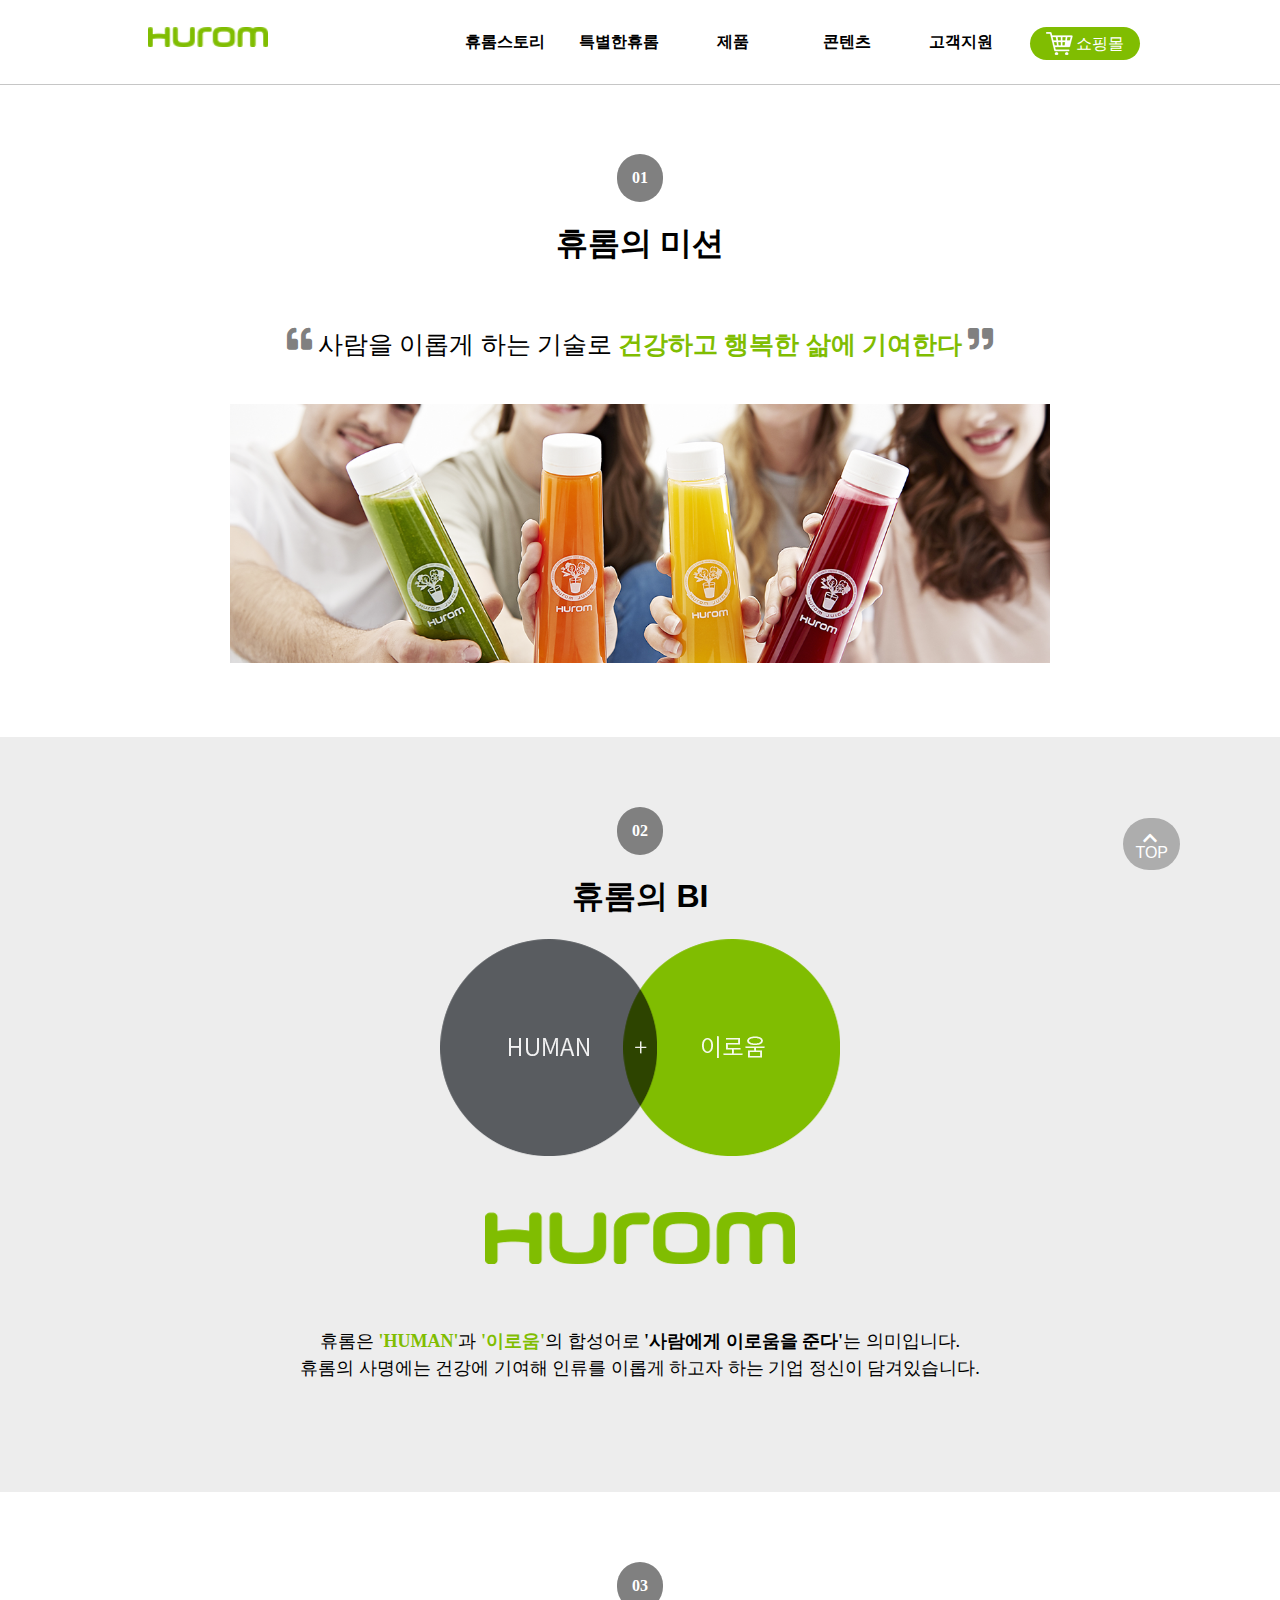
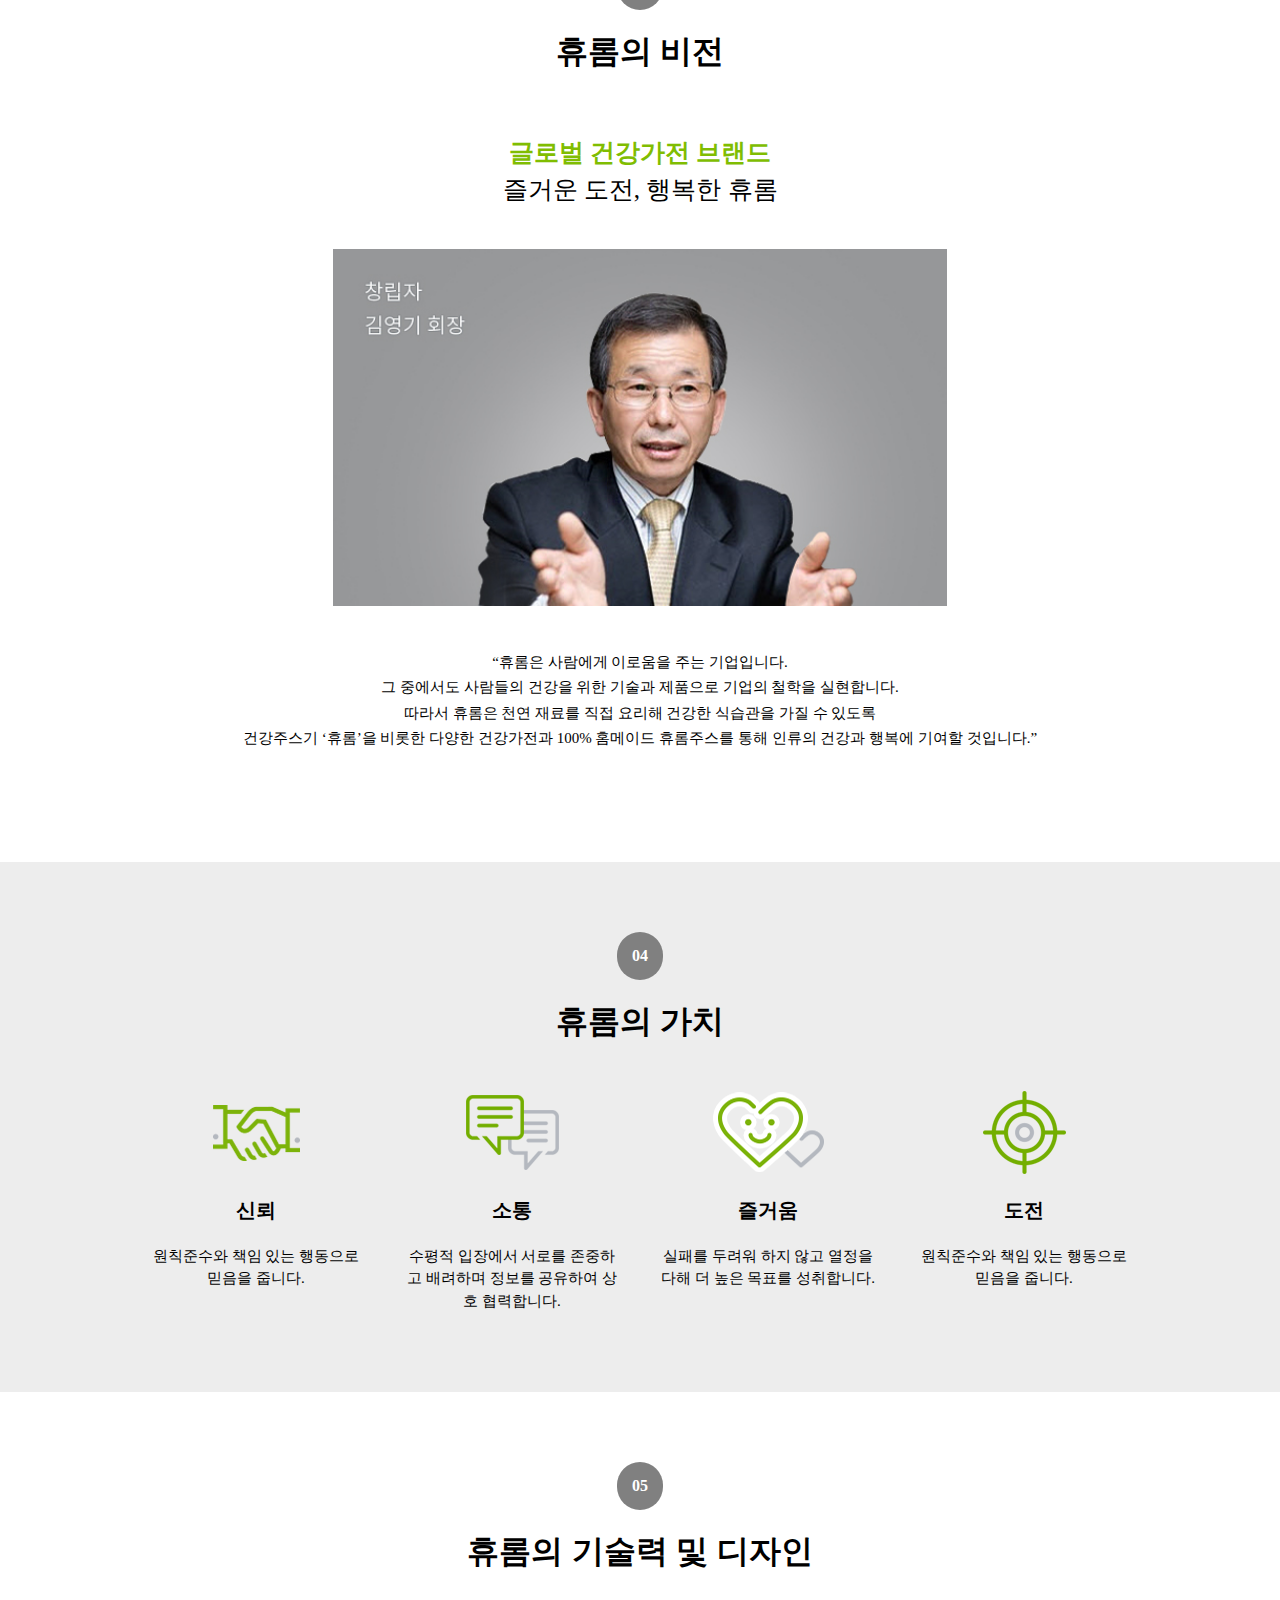
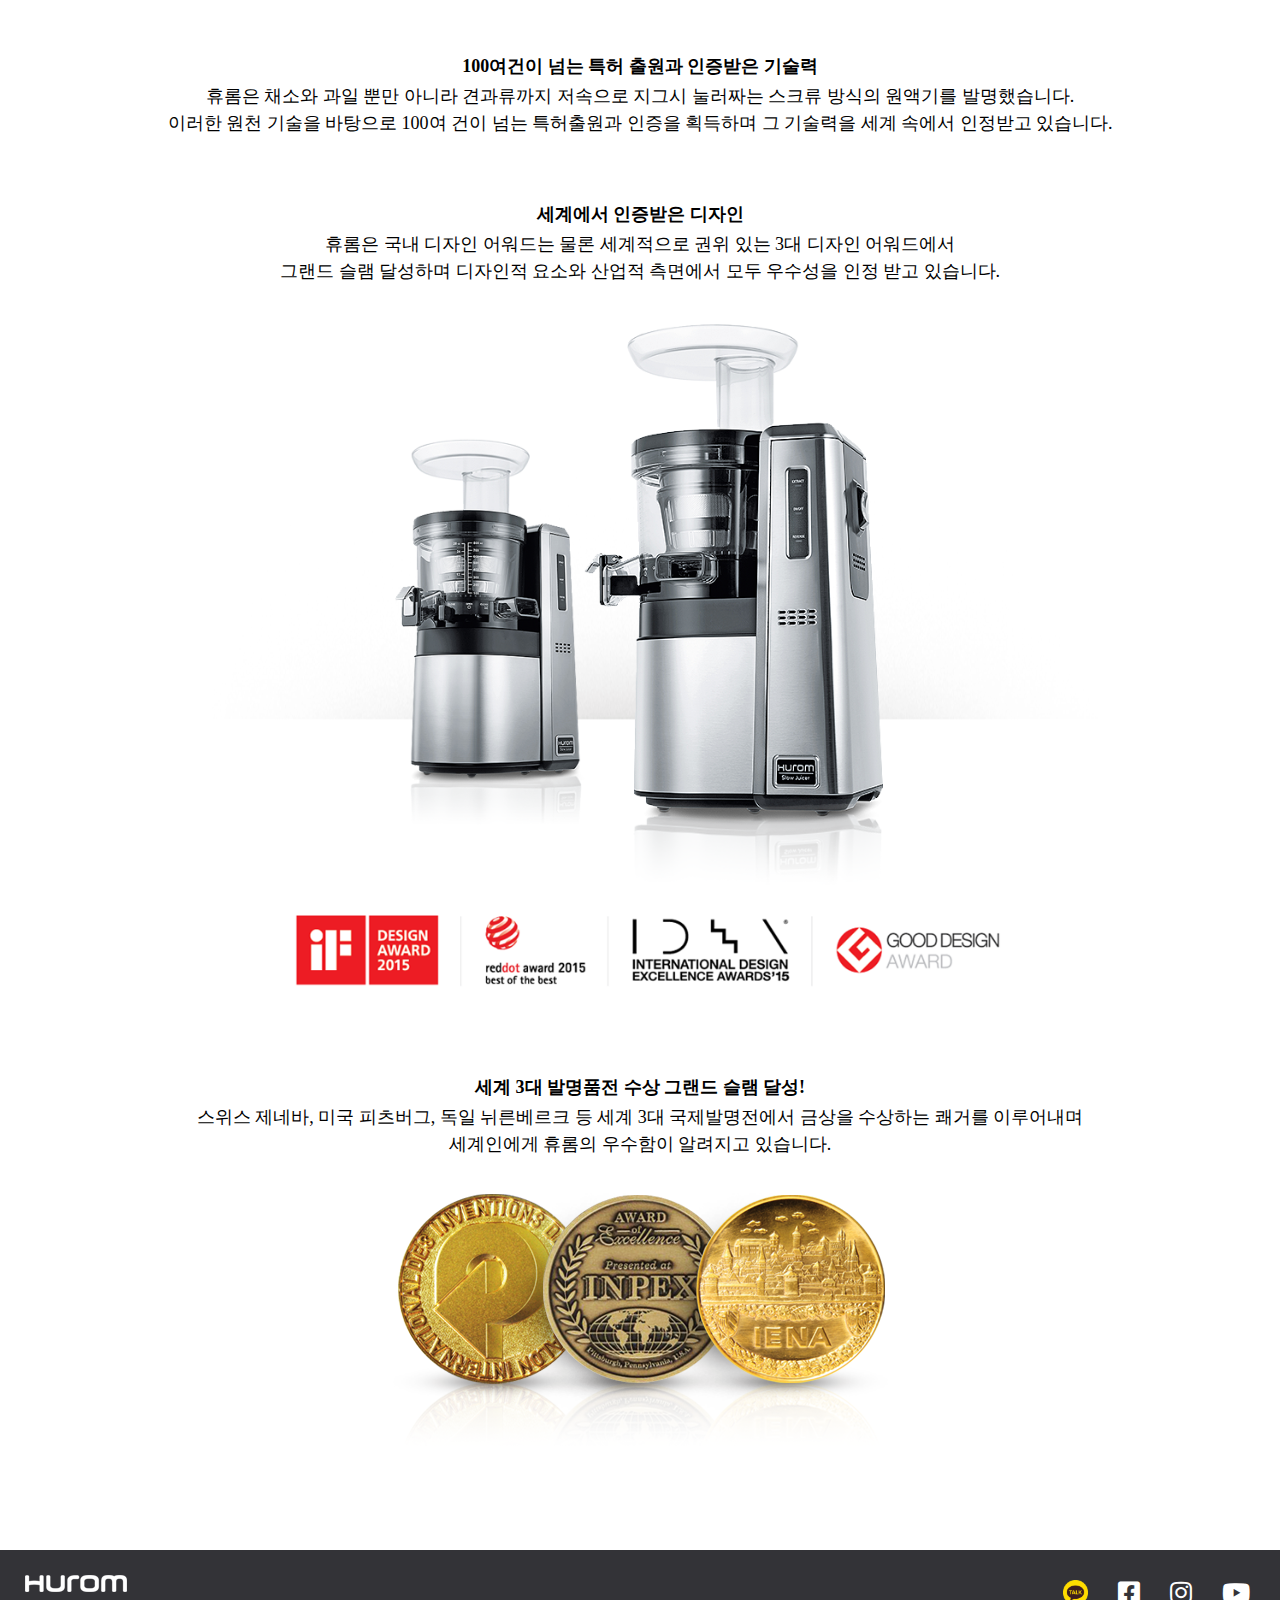
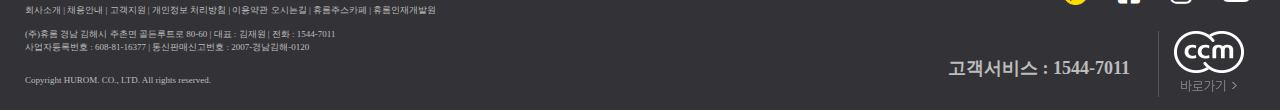
<file: 1-1.html>
<!DOCTYPE html>
<html lang="en">
<head>
    <meta charset="UTF-8">
    <title>HUROM 회사소개</title>
    <meta name="viewport" content="width=device-width, initial-scale=1.0" />
    <link rel="stylesheet" href="https://cdnjs.cloudflare.com/ajax/libs/font-awesome/5.13.0/css/all.min.css" />
    
    <link rel="stylesheet" href="Basic/reset.css">
    <link rel="stylesheet" href="index.css">
    <link rel="stylesheet" href="1-1.css">
    
    <script src="Basic/jquery-3.4.1.min.js"></script>
    <script src="Basic/jquery-ui.min.js"></script>
    <script src="Basic/jquery-ui-1.10.3.custom.min.js"></script>
    
    <script>
        $(document).ready(function(){
            $("#top_menu").load("header.html");
            $("#footer").load("footer.html");
        });
    </script>
</head>

<body>
    <div id="head">
        <div id="header" class="box">
            <div id="top_menu"></div>
        </div>
    </div>
    <div id="section">
        <div id="article1">
            <div id="article_box1" class="article_box">
                <div>01</div>
                <h1>휴롬의 미션</h1>
                <p><i class="fas fa-quote-left fa-x"></i> 사람을 이롭게 하는 기술로 <strong>건강하고 행복한 삶에 기여한다</strong> <i class="fas fa-quote-right"></i></p>
                <div><img src="image_sub/sub_1-1.png" alt="휴롬의 미션 이미지"></div>
                
            </div>
        </div>
        <div id="article2">
            <div id="article_box2" class="article_box">
               <div>02</div>
                <h1>휴롬의 BI</h1>
                <div><img src="image_sub/sub_1-2.png" alt="휴롬의 BI 이미지"></div>
                <p>휴롬은 <strong>'HUMAN'</strong>과 <strong>'이로움'</strong>의 합성어로 <b>'사람에게 이로움을 준다'</b>는 의미입니다.<br>휴롬의 사명에는 건강에 기여해 인류를 이롭게 하고자 하는 기업 정신이 담겨있습니다.</p>
            </div>
        </div>
        <div id="article3">
            <div id="article_box3" class="article_box">
               <div>03</div>
                <h1>휴롬의 비전</h1>
                <p><strong>글로벌 건강가전 브랜드</strong><br>즐거운 도전, 행복한 휴롬</p>
                <div><img src="image_sub/sub_1-3.jpg" alt="휴롬의 비전 이미지"></div>
                <p>“휴롬은 사람에게 이로움을 주는 기업입니다.<br>
                그 중에서도 사람들의 건강을 위한 기술과 제품으로 기업의 철학을 실현합니다.<br>
                따라서 휴롬은 천연 재료를 직접 요리해 건강한 식습관을 가질 수 있도록<br>
                건강주스기 ‘휴롬’을 비롯한 다양한 건강가전과 100% 홈메이드 휴롬주스를 통해 인류의 건강과 행복에 기여할 것입니다.”<br></p> 
            </div>
        </div>
        <div id="article4">
            <div id="article_box4" class="article_box">
               <div>04</div>
                <h1>휴롬의 가치</h1>
                <ul>
                    <li>
                        <img src="image_sub/sub_1-4-1.png" alt="신뢰">
                        <p><strong>신뢰</strong></p>
                        <p>원칙준수와 책임 있는 행동으로 믿음을 줍니다.</p>
                    </li>
                    <li>
                        <img src="image_sub/sub_1-4-2.png" alt="소통">
                        <p><strong>소통</strong></p>
                        <p>수평적 입장에서 서로를 존중하고 배려하며 정보를 공유하여 상호 협력합니다.</p>
                    </li>
                    <li>
                        <img src="image_sub/sub_1-4-3.png" alt="즐거움">
                        <p><strong>즐거움</strong></p>
                        <p>실패를 두려워 하지 않고 열정을 다해 더 높은 목표를 성취합니다.</p>
                    </li>
                    <li>
                        <img src="image_sub/sub_1-4-4.png" alt="도전">
                        <p><strong>도전</strong></p>
                        <p>원칙준수와 책임 있는 행동으로 믿음을 줍니다.</p>
                    </li>
                </ul>
            </div>
        </div>
        <div id="article5">
            <div id="article_box5" class="article_box">
                <div>05</div>
                <h1>휴롬의 기술력 및 디자인</h1>
                <ul>
                    <li>
                        <strong>100여건이 넘는 특허 출원과 인증받은 기술력</strong>
                        <p>휴롬은 채소와 과일 뿐만 아니라 견과류까지 저속으로 지그시 눌러짜는 스크류 방식의 원액기를 발명했습니다.<br>이러한 원천 기술을 바탕으로 100여 건이 넘는 특허출원과 인증을 획득하며 그 기술력을 세계 속에서 인정받고 있습니다.</p>
                    </li>
                    <li>
                        <strong>세계에서 인증받은 디자인</strong>
                        <p>휴롬은 국내 디자인 어워드는 물론 세계적으로 권위 있는 3대 디자인 어워드에서<br>그랜드 슬램 달성하며 디자인적 요소와 산업적 측면에서 모두 우수성을 인정 받고 있습니다.</p>
                    </li>
                    <li><img src="image_sub/sub_1-5-1.png" alt="휴롬의 기술력 및 디자인 이미지"></li>
                    <li>
                        <strong>세계 3대 발명품전 수상 그랜드 슬램 달성!</strong>
                        <p>스위스 제네바, 미국 피츠버그, 독일 뉘른베르크 등 세계 3대 국제발명전에서 금상을 수상하는 쾌거를 이루어내며<br> 세계인에게 휴롬의 우수함이 알려지고 있습니다.</p>
                    </li>
                    <li><img src="image_sub/sub_1-5-2.png" alt="휴롬의 기술력 및 디자인 이미지"></li> 
                </ul>
            </div>
        </div>
    </div>
    
    <div id="top"><i class="fas fa-chevron-up"></i><br><span>TOP</span></div>
    
    <div id="last">
        <div id="lastbox" class="box">
            <div id="footer"></div>
        </div>
    </div>
</body>
</html>
</file>
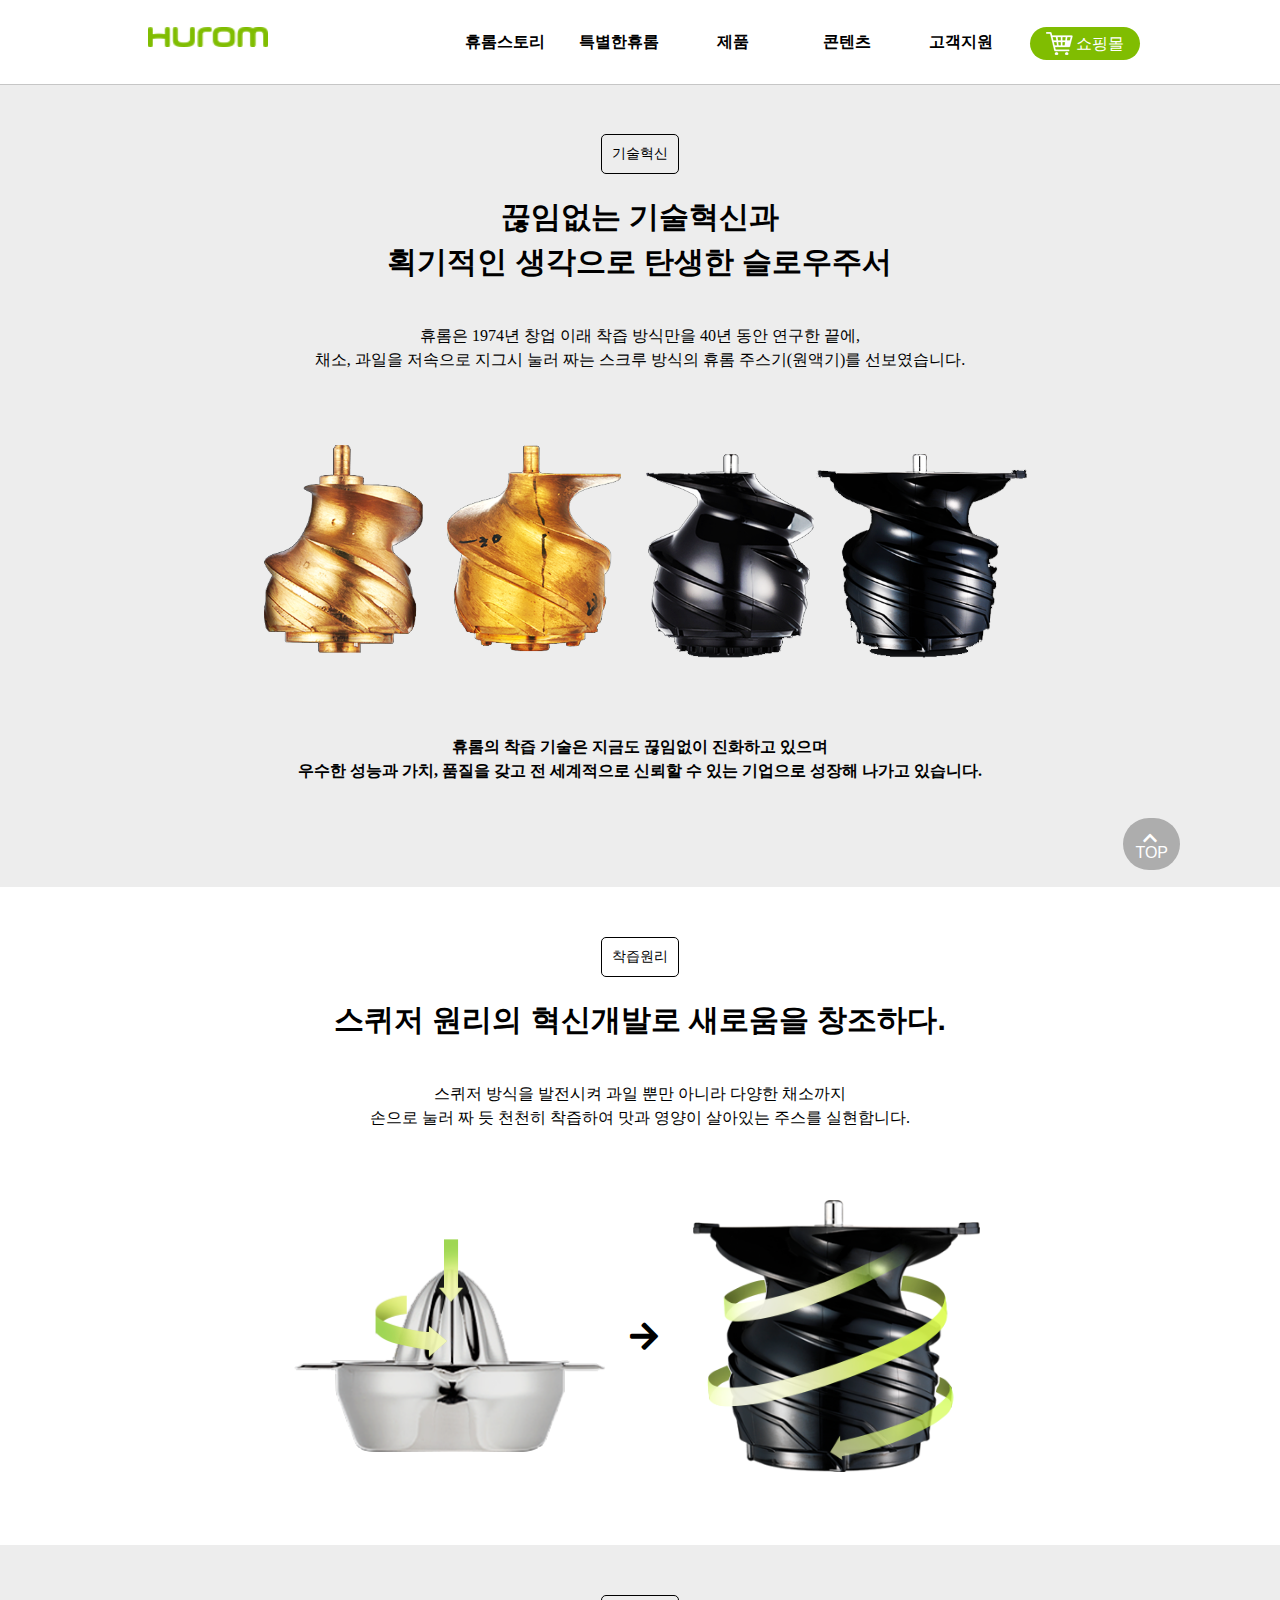
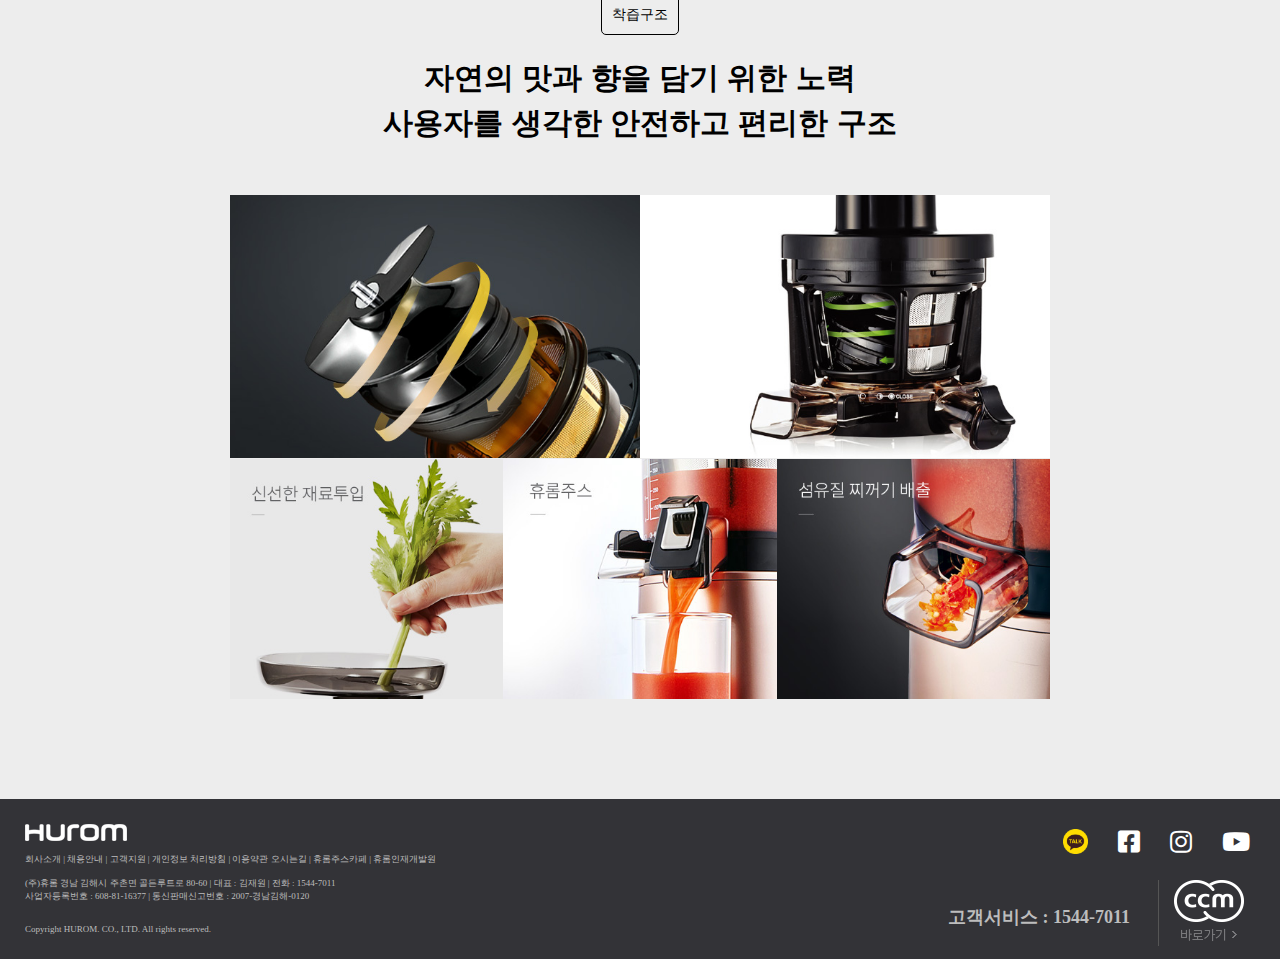
<file: 2-1.html>
<!DOCTYPE html>
<html lang="en">
<head>
    <meta charset="UTF-8">
    <title>HUROM 휴롬의 기술</title>
    <meta name="viewport" content="width=device-width, initial-scale=1.0" />
    <link rel="stylesheet" href="https://cdnjs.cloudflare.com/ajax/libs/font-awesome/5.13.0/css/all.min.css" />
    
    <link rel="stylesheet" href="Basic/reset.css">
    <link rel="stylesheet" href="index.css">
    <link rel="stylesheet" href="2-1.css">
    
    <script src="Basic/jquery-3.4.1.min.js"></script>
    <script src="Basic/jquery-ui.min.js"></script>
    <script src="Basic/jquery-ui-1.10.3.custom.min.js"></script>
    
    <script>
        $(document).ready(function(){
            $("#top_menu").load("header.html");
            $("#footer").load("footer.html");
        });
    </script>
</head>

<body>
    <div id="head">
        <div id="header" class="box">
            <div id="top_menu"></div>
        </div>
    </div>
    <div id="section">
        <div id="article1">
            <div class="article_box">
                <div>기술혁신</div>
                <div>끊임없는 기술혁신과<br>획기적인 생각으로 탄생한 슬로우주서</div>
                <div>휴롬은 1974년 창업 이래 착즙 방식만을 40년 동안 연구한 끝에,<br>
                채소, 과일을 저속으로 지그시 눌러 짜는 스크루 방식의 휴롬 주스기(원액기)를 선보였습니다.</div>
                <div><img src="image_sub/sub_2-1.png" alt="휴롬 기술혁신 이미지"></div>
                <div>휴롬의 착즙 기술은 지금도 끊임없이 진화하고 있으며<br>
                우수한 성능과 가치, 품질을 갖고 전 세계적으로 신뢰할 수 있는 기업으로 성장해 나가고 있습니다.</div>
            </div>
        </div>
        <div id="article2">
            <div class="article_box">
                <div>착즙원리</div>
                <div>스퀴저 원리의 혁신개발로 새로움을 창조하다.</div>
                <div>스퀴저 방식을 발전시켜 과일 뿐만 아니라 다양한 채소까지<br>손으로 눌러 짜 듯 천천히 착즙하여 맛과 영양이 살아있는 주스를 실현합니다.</div>
                <div>
                    <img src="image_sub/sub_2-2-1.png" alt="휴롬 착즙원리 이미지">
                    <i class="fas fa-arrow-right fa-2x" ></i>
                    <img src="image_sub/sub_2-2-2.png" alt="휴롬 착즙원리 이미지">
                </div>
            </div>
        </div>
        <div id="article3">
            <div class="article_box">
                <div>착즙구조</div>
                <div>자연의 맛과 향을 담기 위한 노력<br>사용자를 생각한 안전하고 편리한 구조</div>
                <div id="article_image">
                    <div class="image_box">
                        <ul>
                            <li><img src="image_sub/sub_2-3-1.jpg" alt="휴롬 착즙구조 이미지"></li>
                            <li><img src="image_sub/sub_2-3-2.jpg" alt="휴롬 착즙구조 이미지"></li>
                        </ul>
                    </div>
                    <div class="image_box">
                        <ul>
                            <li><img src="image_sub/sub_2-3-3.jpg" alt="휴롬 신선한 재료투입"></li>
                            <li><img src="image_sub/sub_2-3-4.jpg" alt="휴롬 휴롬주스"></li>
                            <li><img src="image_sub/sub_2-3-5.jpg" alt="휴롬 섬유질찌꺼기 배출"></li>
                        </ul>
                    </div>
                </div>
            </div>
        </div>
    </div>
    
    <div id="top"><i class="fas fa-chevron-up"></i><br><span>TOP</span></div>

    <div id="last">
        <div id="lastbox" class="box">
            <div id="footer"></div>
        </div>
    </div>
</body>
</html>
</file>
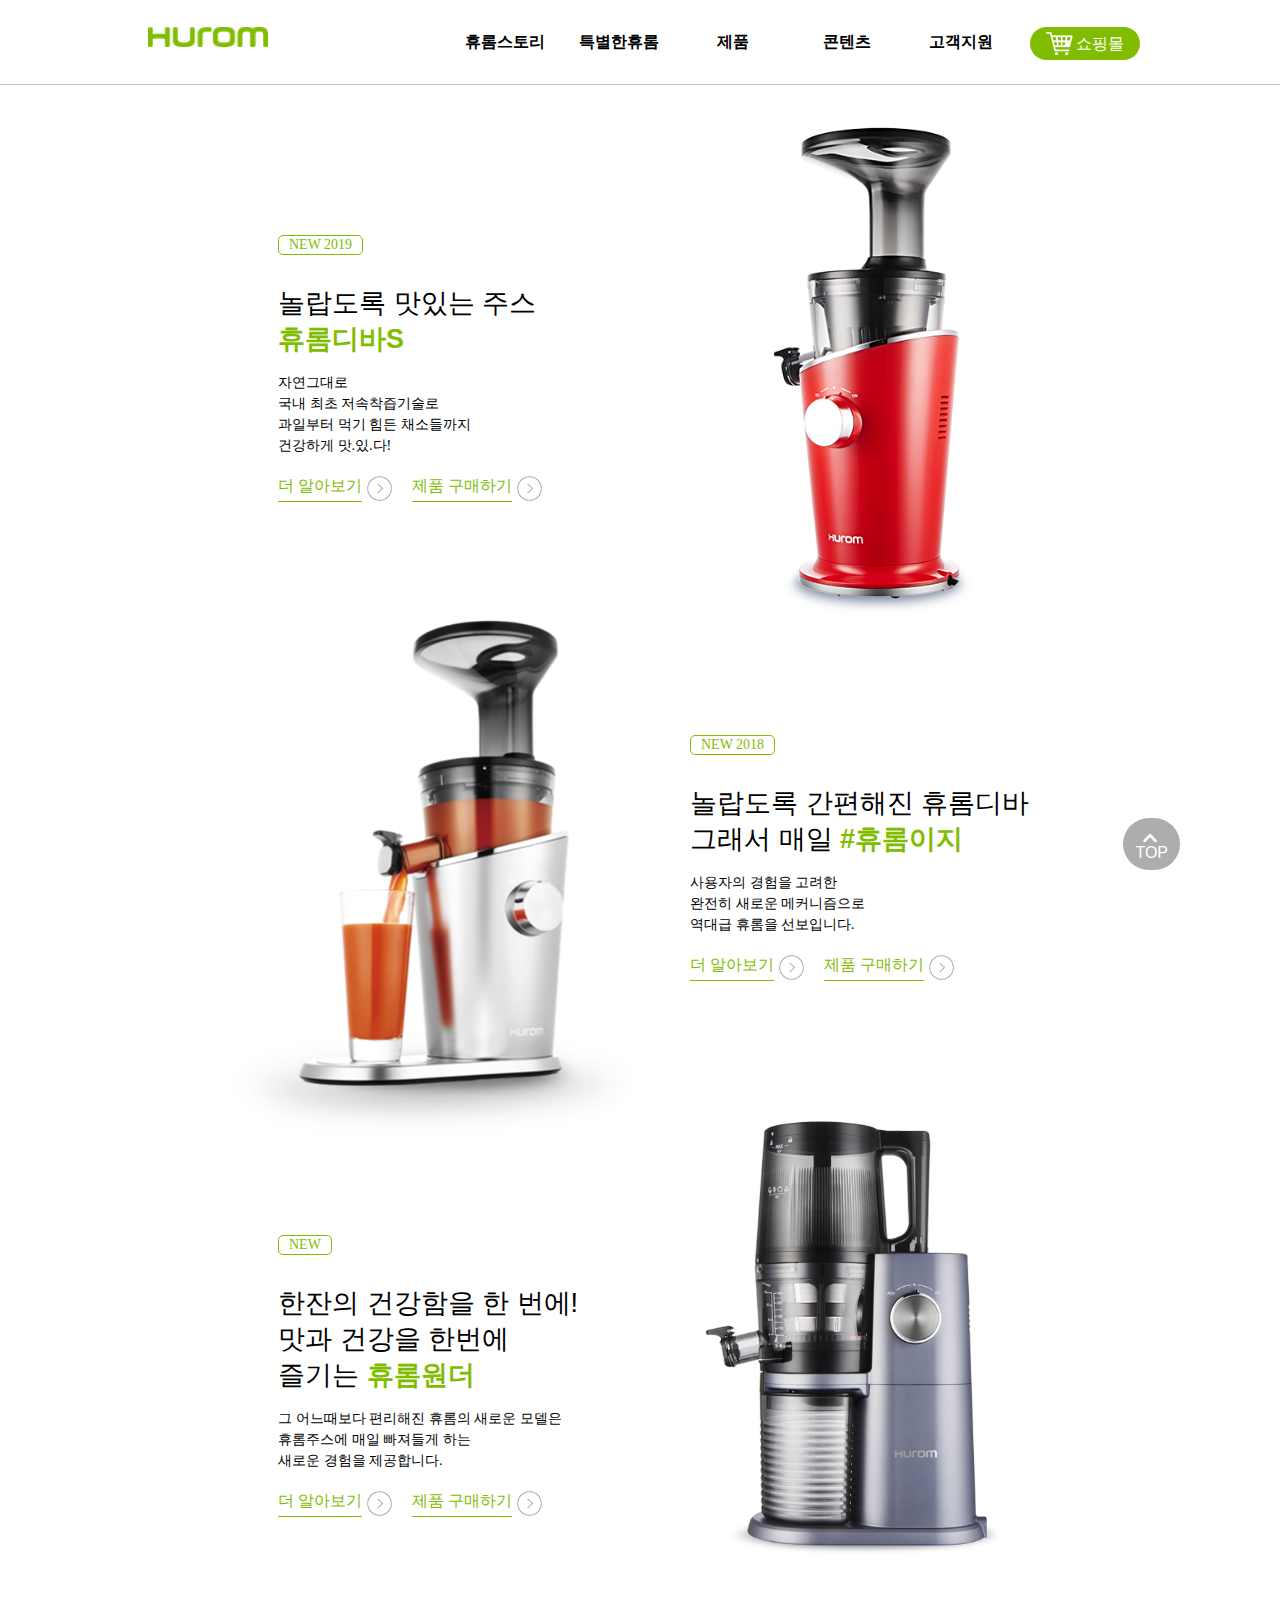
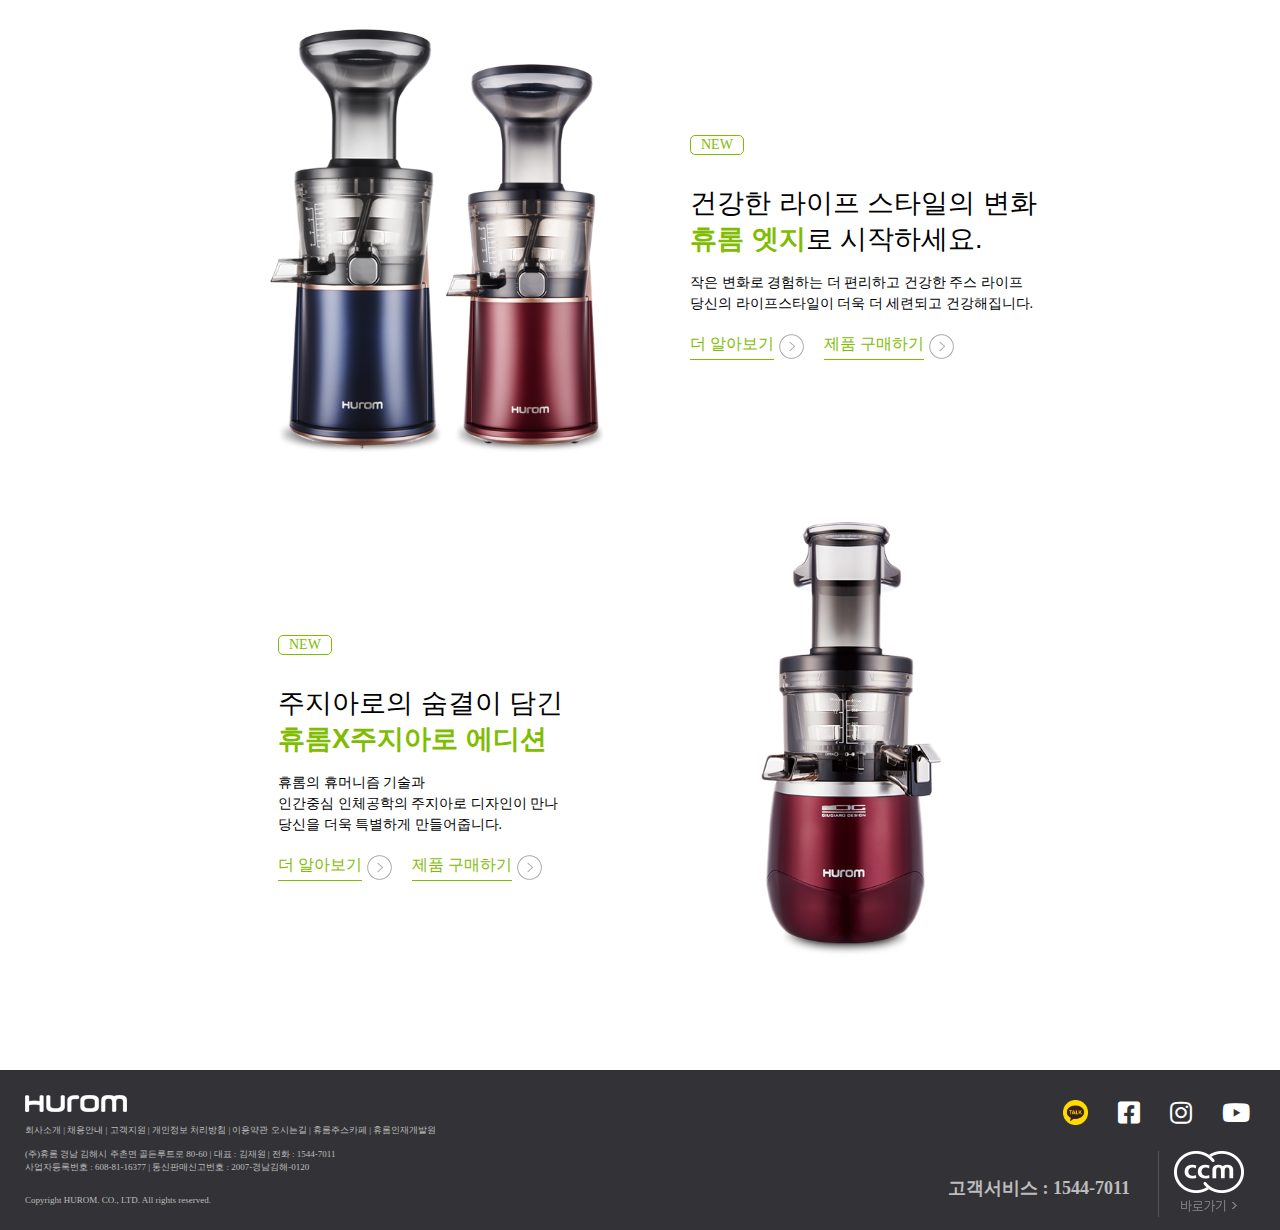
<file: 3-1.html>
<!DOCTYPE html>
<html lang="en">
<head>
    <meta charset="UTF-8">
    <title>HUROM 휴롬원액기</title>
    <meta name="viewport" content="width=device-width, initial-scale=1.0" />
    <link rel="stylesheet" href="https://cdnjs.cloudflare.com/ajax/libs/font-awesome/5.13.0/css/all.min.css" />
    
    <link rel="stylesheet" href="Basic/reset.css">
    <link rel="stylesheet" href="index.css">
    <link rel="stylesheet" href="3-1.css">
    
    <script src="Basic/jquery-3.4.1.min.js"></script>
    <script src="Basic/jquery-ui.min.js"></script>
    <script src="Basic/jquery-ui-1.10.3.custom.min.js"></script>
    
    <script>
        $(document).ready(function(){
            $("#top_menu").load("header.html");
            $("#footer").load("footer.html");
        });
    </script>
</head>

<body>
    <div id="head">
        <div id="header" class="box">
            <div id="top_menu"></div>
        </div>
    </div>
    
    <div id="section">
        <div class="txt">
            <div>NEW 2019</div>
            <div><h1>놀랍도록 맛있는 주스<br><strong>휴롬디바S</strong></h1></div>
            <div>자연그대로<br>국내 최초 저속착즙기술로<br>과일부터 먹기 힘든 채소들까지<br>건강하게 맛.있.다!</div>
            <ul>
                <li><a href="javascript:;">더 알아보기<span>버튼1</span></a></li>
                <li><a href="javascript:;">제품 구매하기<span>버튼1</span></a></li>
            </ul>
        </div>
        <div><img src="image_sub/sub_3-1.png" alt="휴롬디바S"></div>
        
        <div><img src="image_sub/sub_3-2.png" alt="휴롬이지"></div>
        <div class="txt">
            <div>NEW 2018</div>
            <div><h1>놀랍도록 간편해진 휴롬디바<br>그래서 매일 <strong>#휴롬이지</strong></h1></div>
            <div>사용자의 경험을 고려한<br>완전히 새로운 메커니즘으로<br>역대급 휴롬을 선보입니다.</div>
            <ul>
                <li><a href="javascript:;">더 알아보기<span>버튼1</span></a></li>
                <li><a href="javascript:;">제품 구매하기<span>버튼1</span></a></li>
            </ul>
        </div>
        
        <div class="txt">
            <div>NEW</div>
            <div><h1>한잔의 건강함을 한 번에!<br>맛과 건강을 한번에<br>즐기는 <strong>휴롬원더</strong></h1></div>
            <div>그 어느때보다 편리해진 휴롬의 새로운 모델은<br>휴롬주스에 매일 빠져들게 하는<br>새로운 경험을 제공합니다.</div>
            <ul>
                <li><a href="javascript:;">더 알아보기<span>버튼1</span></a></li>
                <li><a href="javascript:;">제품 구매하기<span>버튼1</span></a></li>
            </ul>
        </div>
        <div><img src="image_sub/sub_3-3.png" alt="휴롬원더"></div>
        
        <div><img src="image_sub/sub_3-4.png" alt="휴롬엣지"></div>
        <div class="txt">
            <div>NEW</div>
            <div><h1>건강한 라이프 스타일의 변화<br><strong>휴롬 엣지</strong>로 시작하세요.</h1></div>
            <div>작은 변화로 경험하는 더 편리하고 건강한 주스 라이프<br>당신의 라이프스타일이 더욱 더 세련되고 건강해집니다.</div>
            <ul>
                <li><a href="javascript:;">더 알아보기<span>버튼1</span></a></li>
                <li><a href="javascript:;">제품 구매하기<span>버튼1</span></a></li>
            </ul>
        </div>
        
        <div class="txt">
            <div>NEW</div>
            <div><h1>주지아로의 숨결이 담긴<br><strong>휴롬X주지아로 에디션</strong></h1></div>
            <div>휴롬의 휴머니즘 기술과<br>인간중심 인체공학의 주지아로 디자인이 만나<br>당신을 더욱 특별하게 만들어줍니다.</div>
            <ul>
                <li><a href="javascript:;">더 알아보기<span>버튼1</span></a></li>
                <li><a href="javascript:;">제품 구매하기<span>버튼1</span></a></li>
            </ul>
        </div>
        <div><img src="image_sub/sub_3-5.png" alt="주지아로"></div>
    </div>
    
    <div id="top"><i class="fas fa-chevron-up"></i><br><span>TOP</span></div>
    
    <div id="last">
        <div id="lastbox" class="box">
            <div id="footer"></div>
        </div>
    </div>
</body>
</html>
</file>
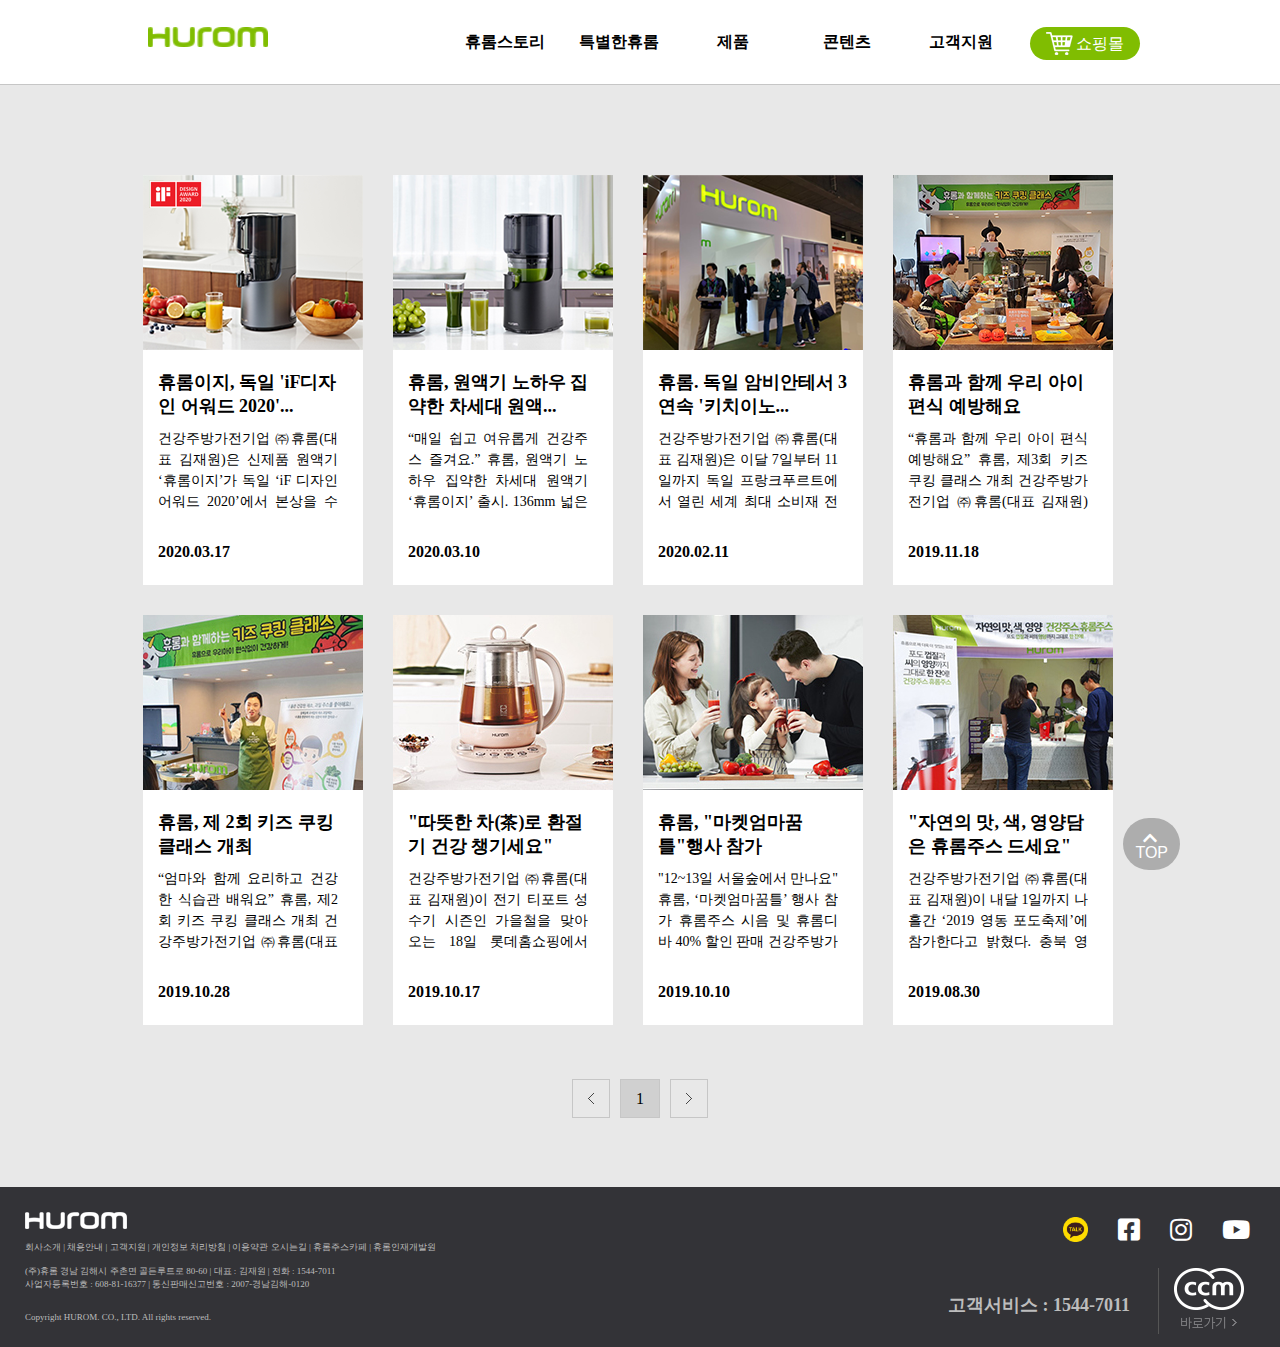
<file: 4-1.html>
<!DOCTYPE html>
<html lang="en">
<head>
    <meta charset="UTF-8">
    <title>HUROM 휴롬뉴스</title>
    <meta name="viewport" content="width=device-width, initial-scale=1.0" />
    <link rel="stylesheet" href="https://cdnjs.cloudflare.com/ajax/libs/font-awesome/5.13.0/css/all.min.css" />
    
    <link rel="stylesheet" href="Basic/reset.css">
    <link rel="stylesheet" href="index.css">
    <link rel="stylesheet" href="4-1.css">
    
    <script src="Basic/jquery-3.4.1.min.js"></script>
    <script src="Basic/jquery-ui.min.js"></script>
    <script src="Basic/jquery-ui-1.10.3.custom.min.js"></script>
    
    <script>
        $(document).ready(function(){
            $("#top_menu").load("header.html");
            $("#footer").load("footer.html");
        });
    </script>
    
    <script>
        $(document).ready(function(){
            var line = $(".line01, .line02, .line03, .line04")
            line.hide();
            
            $("#section_box > .news_container").mouseenter(function(){
                var i = $(this).index();
                $(".line01").eq(i).show();
                $(".line02").eq(i).show();
                $(".line03").eq(i).show();
                $(".line04").eq(i).show();
            });
            $("#section_box > .news_container").mouseleave(function(){
                var i = $(this).index();
                $(".line01").eq(i).hide();
                $(".line02").eq(i).hide();
                $(".line03").eq(i).hide();
                $(".line04").eq(i).hide();
            });
        });
    </script>
</head>

<body>
    <div id="head">
        <div id="header" class="box">
            <div id="top_menu"></div>
        </div>
    </div>
    <div id="section">
        <div id="section_box">
            <div class="news_container">
                <a href="javascript:;">
                    <img src="image_sub/sub_4-1.png" alt="">
                    <ul>
                        <li><strong>휴롬이지, 독일 'iF디자인 어워드 2020'...</strong></li>
                        <li>건강주방가전기업 ㈜휴롬(대표 김재원)은 신제품 원액기 ‘휴롬이지’가 독일 ‘iF 디자인 어워드 2020’에서 본상을 수상했다고 17일 밝혔다.</li>
                        <li>2020.03.17</li>
                    </ul>
                </a>
                <div class="line01"></div>
                <div class="line02"></div>
                <div class="line03"></div>
                <div class="line04"></div>
            </div>
            <div class="news_container">
                <a href="javascript:;">
                    <img src="image_sub/sub_4-2.png" alt="">
                    <ul>
                        <li><strong>휴롬, 원액기 노하우 집약한 차세대 원액...</strong></li>
                        <li>“매일 쉽고 여유롭게 건강주스 즐겨요.” 휴롬, 원액기 노하우 집약한 차세대 원액기 ‘휴롬이지’ 출시. 136mm 넓은 투입구, 2L 메가 호퍼 탑재.</li>
                        <li>2020.03.10</li>
                    </ul>
                </a>
                <div class="line01"></div>
                <div class="line02"></div>
                <div class="line03"></div>
                <div class="line04"></div>
            </div>
            <div class="news_container">
                <a href="javascript:;">
                    <img src="image_sub/sub_4-3.png" alt="">
                    <ul>
                        <li><strong>휴롬. 독일 암비안테서 3연속 '키치이노...</strong></li>
                        <li>건강주방가전기업 ㈜휴롬(대표 김재원)은 이달 7일부터 11일까지 독일 프랑크푸르트에서 열린 세계 최대 소비재 전시회 암비안테(Ambiente)에서 3년 연속 ‘키친이노베이션(KitchenInnovation of the Year 2019)‘ 수상과 더불어 ‘페이보릿 브랜드 골드(Favorite Brand Gold)’를 수상했다고 밝혔다.</li>
                        <li>2020.02.11</li>
                    </ul>
                </a>
                <div class="line01"></div>
                <div class="line02"></div>
                <div class="line03"></div>
                <div class="line04"></div>
            </div>
            <div class="news_container">
                <a href="javascript:;">
                    <img src="image_sub/sub_4-4.png" alt="">
                    <ul>
                        <li><strong>휴롬과 함께 우리 아이 편식 예방해요</strong></li>
                        <li>“휴롬과 함께 우리 아이 편식 예방해요” 휴롬, 제3회 키즈 쿠킹 클래스 개최
                        건강주방가전기업 ㈜휴롬(대표 김재원)이 오는 19일 서울 논현동 휴롬 사옥에서 제3회 ‘휴롬 키즈 쿠킹 클래스’를 개최한다고 밝혔다</li>
                        <li>2019.11.18</li>
                    </ul>
                </a>
                <div class="line01"></div>
                <div class="line02"></div>
                <div class="line03"></div>
                <div class="line04"></div>
            </div>
            <div class="news_container">
                <a href="javascript:;">
                    <img src="image_sub/sub_4-5.jpg" alt="">
                    <ul>
                        <li><strong>휴롬, 제 2회 키즈 쿠킹 클래스 개최</strong></li>
                        <li>“엄마와 함께 요리하고 건강한 식습관 배워요” 휴롬, 제2회 키즈 쿠킹 클래스 개최 건강주방가전기업 ㈜휴롬(대표 김재원)이 오는 28일 서울 논현동 휴롬 사옥에서 제2회 ‘휴롬 키즈 쿠킹 클래스’를 개최한다고 밝혔다.</li>
                        <li>2019.10.28</li>
                    </ul>
                </a>
                <div class="line01"></div>
                <div class="line02"></div>
                <div class="line03"></div>
                <div class="line04"></div>
            </div>
            <div class="news_container">
                <a href="javascript:;">
                    <img src="image_sub/sub_4-6.jpg" alt="">
                    <ul>
                        <li><strong>"따뜻한 차(茶)로 환절기 건강 챙기세요"</strong></li>
                        <li>건강주방가전기업 ㈜휴롬(대표 김재원)이 전기 티포트 성수기 시즌인 가을철을 맞아 오는 18일 롯데홈쇼핑에서 ‘휴롬 티마스터’를 선보인다고 밝혔다.</li>
                        <li>2019.10.17</li>
                    </ul>
                </a>
                <div class="line01"></div>
                <div class="line02"></div>
                <div class="line03"></div>
                <div class="line04"></div>
            </div>
            <div class="news_container">
                <a href="javascript:;">
                    <img src="image_sub/sub_4-7.jpg" alt="">
                    <ul>
                        <li><strong>휴롬, "마켓엄마꿈틀"행사 참가</strong></li>
                        <li>"12~13일 서울숲에서 만나요" 휴롬, ‘마켓엄마꿈틀’ 행사 참가 휴롬주스 시음 및 휴롬디바 40% 할인 판매 건강주방가전기업 ㈜휴롬(대표 김재원)이 가을을 맞아 보다 많은 가족 고객과 소통하기 위하여 오는 12일부터 이틀간 ‘제14회 마켓엄마꿈틀’ 행사에 참가한다고 10일 밝혔다.</li>
                        <li>2019.10.10</li>
                    </ul>
                </a>
                <div class="line01"></div>
                <div class="line02"></div>
                <div class="line03"></div>
                <div class="line04"></div>
            </div>
            <div class="news_container">
                <a href="javascript:;">
                    <img src="image_sub/sub_4-8.jpg" alt="">
                    <ul>
                        <li><strong>"자연의 맛, 색, 영양담은 휴롬주스 드세요"</strong></li>
                        <li>건강주방가전기업 ㈜휴롬(대표 김재원)이 내달 1일까지 나흘간 ‘2019 영동 포도축제’에 참가한다고 밝혔다. 충북 영동군과 영동군축제추진위원회가 주최하는 이번 축제는 영동 체육관 일원에서 포도 따기, 포도 밟기 등 포도 체험 프로그램과 농특산물 판매 및 전시, 먹거리 장터, 각종 공연 등 다양한 즐길거리를 제공한다.</li>
                        <li>2019.08.30</li>
                    </ul>
                </a>
                <div class="line01"></div>
                <div class="line02"></div>
                <div class="line03"></div>
                <div class="line04"></div>
            </div>
            <div class="button">
                <div class="page_wrap">
                    <a href="javascript:;" class="btnlb"><img src="image_sub/arrow_lb.gif" alt=""></a>
                    <span class="btn">
                        <a href="javascript:;" class="active">1</a>

                    </span>
                    <a href="javascript:;" class="btnrb"><img src="image_sub/arrow_rb.gif" alt=""></a>
                </div>
            </div>
        </div>
    </div>
    
    <div id="top"><i class="fas fa-chevron-up"></i><br><span>TOP</span></div>
   
    <div id="last">
        <div id="lastbox" class="box">
            <div id="footer"></div>
        </div>
    </div>
</body>
</html>
</file>
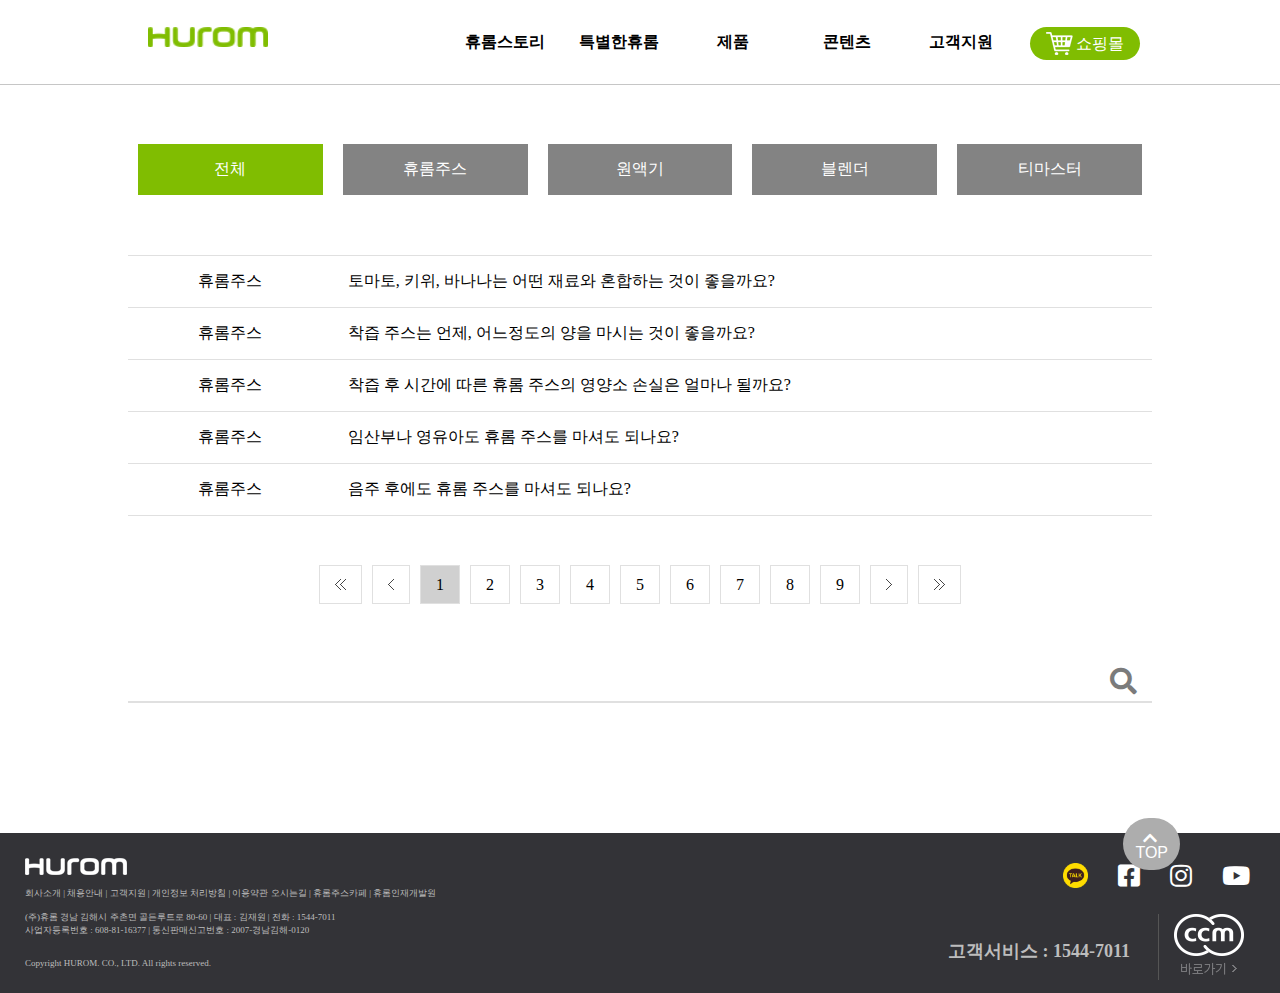
<file: 5-1.html>
<!DOCTYPE html>
<html lang="en">
<head>
    <meta charset="UTF-8">
    <title>HUROM 자주묻는질문/답변</title>
    <meta name="viewport" content="width=device-width, initial-scale=1.0" />
    <link rel="stylesheet" href="https://cdnjs.cloudflare.com/ajax/libs/font-awesome/5.13.0/css/all.min.css" />
    
    <link rel="stylesheet" href="Basic/reset.css">
    <link rel="stylesheet" href="index.css">
    <link rel="stylesheet" href="5-1.css">
    
    <script src="Basic/jquery-3.4.1.min.js"></script>
    <script src="Basic/jquery-ui.min.js"></script>
    <script src="Basic/jquery-ui-1.10.3.custom.min.js"></script>
    
    <script>
        $(document).ready(function(){
            $("#top_menu").load("header.html");
            $("#footer").load("footer.html");
        });
    </script>
    
<script>
        $(document).ready(function(){
            var num = 0,
                $button = $(".button > .page_wrap > .btn > a"),
                $layout = $(".table_layout > ul"),
                $left = $(".button > .page_wrap > .btnlb"),
                $right = $(".button > .page_wrap > .btnrb"),
                $first = $(".button > .page_wrap > .btnll"),
                $end = $(".button > .page_wrap > .btnrr");

            $button.click(function(){
                var i = $(this).index();
                
                $button.removeClass();
                $(".show_layout > .button > .page_wrap > .btn > a").eq(i).addClass("active");
                
                $layout.removeClass();
                $(".show_layout > ul").eq(i).addClass("list");
                num = i;
            });
 
            $left.click(function(e){
                e.preventDefault();
                console.log("1");
                num = num-1;
                if (num < 0) {
                    num = 0;
                    return; // 빠져나오기
                }
                motion();
            });
            
            $right.click(function(e){
                e.preventDefault();
                $listNum = $(".show_layout >.button > .page_wrap > .btn > a").length;
                console.log("$listNum:"+$listNum);
                num = num+1;
                if (num >= $listNum){
                    num = $listNum-1;
                    return;
                }
                motion();
            });
            function motion(){
                $button.removeClass();
                $(".show_layout > .button > .page_wrap > .btn > a").eq(num).addClass("active");
                
                $layout.removeClass();
                $(".show_layout > ul").eq(num).addClass("list");
//                num = i;         
            }
            
            $first.click(function(e){
                $button.removeClass();
                $(".show_layout > .button > .page_wrap > .btn > a").eq(0).addClass("active");
                $layout.removeClass();
                $(".show_layout > ul").eq(0).addClass("list");
                num=0;
            });
            $end.click(function(e){
                var a = $(".show_layout >.button > .page_wrap > .btn > a").length-1;
                console.log("aaaa:"+ a);
                $button.removeClass();
                $(".show_layout > .button > .page_wrap > .btn > a").eq(a).addClass("active");
                $layout.removeClass();
                $(".show_layout > ul").eq(a).addClass("list");
                num=a;
            })
        });
    </script>
    
    <script>
    $(document).ready(function(){
        var $menu = $(".menu ul li");
        var $layout = $(".table_layout");
        
        
        $menu.click(function(){
            var i = $(this).index();
            
            $menu.removeClass("move_m");
            $(this).addClass("move_m");
            $layout.removeClass("show_layout");
            $layout.eq(i).addClass("show_layout");
            $(".table_layout>ul").removeClass();
            $(".show_layout>ul").eq(0).addClass("list");
            $(".show_layout > .button > .page_wrap > .btn > a").removeClass();
            $(".show_layout > .button > .page_wrap > .btn > a").eq(0).addClass("active");
        });
    });
    </script>
</head>

<body>
    <div id="head">
        <div id="header" class="box">
            <div id="top_menu"></div>
        </div>
    </div>
    
    <div id="section">
        <div class="menu">
            <ul>
                <li class="move_m">전체</li>
                <li>휴롬주스</li>
                <li>원액기</li>
                <li>블렌더</li>
                <li>티마스터</li>
            </ul>
        </div>
	    <div class="table_layout show_layout">
           	<ul class="list">
	    		<li class="table_tr">
	    			<div class="num">휴롬주스</div>
	    			<div class="subject">토마토, 키위, 바나나는 어떤 재료와 혼합하는 것이 좋을까요?</div>
	    		</li>
	    		<li class="table_tr">
	    			<div class="num">휴롬주스</div>
	    			<div class="subject">착즙 주스는 언제, 어느정도의 양을 마시는 것이 좋을까요?</div>
	    		</li>
	    		<li class="table_tr">
	    			<div class="num">휴롬주스</div>
	    			<div class="subject">착즙 후 시간에 따른 휴롬 주스의 영양소 손실은 얼마나 될까요?</div>
	    		</li>
	    		<li class="table_tr">
	    			<div class="num">휴롬주스</div>
	    			<div class="subject">임산부나 영유아도 휴롬 주스를 마셔도 되나요?</div>
	    		</li>
	    		<li class="table_tr">
	    			<div class="num">휴롬주스</div>
	    			<div class="subject">음주 후에도 휴롬 주스를 마셔도 되나요?</div>
	    		</li>
	    	</ul>
	    	<ul>
	    		<li class="table_tr">
	    			<div class="num">휴롬주스</div>
	    			<div class="subject">간이 안좋은 환자가 휴롬 주스를 음용해도 되나요?</div>
	    		</li>
	    		<li class="table_tr">
	    			<div class="num">휴롬주스</div>
	    			<div class="subject">녹즙을 마실 때 채소류에 풍부한 칼륨이 신장에 부담을 주지는 않나요?</div>
	    		</li>
	    		<li class="table_tr">
	    			<div class="num">휴롬주스</div>
	    			<div class="subject">휴롬 주스가 식사대용으로 부족하지는 않나요?</div>
	    		</li>
	    		<li class="table_tr"> 
	    			<div class="num">휴롬주스</div>
	    			<div class="subject">식이섬유가 많은 재료로 착즙한 주스가 장에 무리를 주지는않나요?</div>
	    		</li>
	    		<li class="table_tr">
                    <div class="num">휴롬주스</div>
	    			<div class="subject">위장 장애가 있거나 장이 예민한 경우에 휴롬 주스를 잘 음용하는 방법이 있나요?</div>
	    		</li>
	    	</ul>
            <ul>
	    		<li class="table_tr">
	    			<div class="num">원액기</div>
	    			<div class="subject">주의가 필요한 재료는 무엇인가요?</div>
	    		</li>
	    		<li class="table_tr">
	    			<div class="num">원액기</div>
	    			<div class="subject">건조대는 어떻게 사용하나요?</div>
	    		</li>
	    		<li class="table_tr">
	    			<div class="num">원액기</div>
	    			<div class="subject">착즙한 주스는 얼마나 보관 가능한가요?</div>
	    		</li>
	    		<li class="table_tr">
	    			<div class="num">원액기</div>
	    			<div class="subject">1세대와 2세대 주스기는 어떻게 다른가요?</div>
	    		</li>
	    		<li class="table_tr">
	    			<div class="num">원액기</div>
	    			<div class="subject">설명서(레시피 북)를 분실했어요.</div>
	    		</li>
	    	</ul>
            <ul>
	    		<li class="table_tr">
	    			<div class="num">원액기</div>
	    			<div class="subject">국내에서 구입한 제품을 해외에서 사용할 수 있나요?</div>
	    		</li>
	    		<li class="table_tr">
	    			<div class="num">원액기</div>
	    			<div class="subject">부품을 별도로 구매할 수 있나요?</div>
	    		</li>
	    		<li class="table_tr">
	    			<div class="num">원액기</div>
	    			<div class="subject">착즙이 잘 되는 방법을 알려주세요.</div>
	    		</li>
	    		<li class="table_tr">
	    			<div class="num">원액기</div>
	    			<div class="subject">세척은 어떻게 하나요?</div>
	    		</li>
	    		<li class="table_tr">
	    			<div class="num">원액기</div>
	    			<div class="subject">작동 중 소리가 나요.</div>
	    		</li>
	    	</ul>
	    	<ul>
	    		<li class="table_tr">
	    			<div class="num">원액기</div>
	    			<div class="subject">작동중 멈추고 재료 투입구가 안열려요.</div>
	    		</li>
	    		<li class="table_tr">
	    			<div class="num">원액기</div>
	    			<div class="subject">망 선택 방법을 알려주세요.</div>
	    		</li>
	    		<li class="table_tr">
	    			<div class="num">원액기</div>
	    			<div class="subject">스위치를 눌러도 작동(착즙)이 안되요.</div>
	    		</li>
	    		<li class="table_tr">
	    			<div class="num">원액기</div>
	    			<div class="subject">제품 정보는 어디에 있나요?</div>
	    		</li>
	    		<li class="table_tr">
	    			<div class="num">원액기</div>
	    			<div class="subject">제품 판매처를 알려주세요.</div>
	    		</li>
	    	</ul>
	    	<ul>
	    		<li class="table_tr">
	    			<div class="num">블렌더</div>
	    			<div class="subject">블렌더의 제품정보(바코드 번호)는 어디 있나요?</div>
	    		</li>
	    		<li class="table_tr">
	    			<div class="num">블렌더</div>
	    			<div class="subject">박대처럼 생긴 부품의 용도는 무엇인가요?</div>
	    		</li>
	    		<li class="table_tr">
	    			<div class="num">블렌더</div>
	    			<div class="subject">각 칼날이 평평하지 않고 기울어져 있어요.</div>
	    		</li>
	    		<li class="table_tr">
	    			<div class="num">블렌더</div>
	    			<div class="subject">용기 보호대가 본체 측에 고정되지 않고 헛돌아요.</div>
	    		</li>
	    		<li class="table_tr">
	    			<div class="num">블렌더</div>
	    			<div class="subject">작동 버튼 중 1단과 2단은 어떻게 다른가요?</div>
	    		</li>
	    	</ul>
	    	<ul>
	    		<li class="table_tr">
	    			<div class="num">블렌더</div>
	    			<div class="subject">분쇄기는 물세척이 가능한가요?</div>
	    		</li>
	    		<li class="table_tr">
	    			<div class="num">블렌더</div>
	    			<div class="subject">칼날이 쉽게 빠집니다.(헐거움)</div>
	    		</li>
	    		<li class="table_tr">
	    			<div class="num">블렌더</div>
	    			<div class="subject">칼날 사용법을 알려주세요.</div>
	    		</li>
	    		<li class="table_tr">
	    			<div class="num">블렌더</div>
	    			<div class="subject">작동이 안돼요.</div>
	    		</li>
	    		<li class="table_tr">
	    			<div class="num">티마스터</div>
	    			<div class="subject">제품을 받았는데 플라스틱 냄새가 나요.</div>
	    		</li>
	    	</ul>
	    	<ul>
	    		<li class="table_tr">
	    			<div class="num">티마스터</div>
	    			<div class="subject">디스플레이에 'E1','E5'표시가 나타나요.</div>
	    		</li>
	    		<li class="table_tr">
	    			<div class="num">티마스터</div>
	    			<div class="subject">신호음이 울리고 램프 표시등에 LED등이 들어오지않아요.</div>
	    		</li>
	    		<li class="table_tr">
	    			<div class="num">티마스터</div>
	    			<div class="subject">본체를 받침대에 올려 놓았는데 소리도 나지 않고 램프 표시등에 LED등이 들어오지 않아요.</div>
	    		</li>
	    		<li class="table_tr">
	    			<div class="num">티마스터</div>
	    			<div class="subject">부품을 추가로 구입할 수 있나요?</div>
	    		</li>
	    		<li class="table_tr">
	    			<div class="num">티마스터</div>
	    			<div class="subject">모델별 구성품은 어떻게 되나요?</div>
	    		</li>
	    	</ul>
	    	<ul>
	    		<li class="table_tr">
	    			<div class="num">티마스터</div>
	    			<div class="subject">중탕 기능 (TM-P01FSS)이용 시 유리본체에 물은 어느 정도 넣어야 하나요?</div>
	    		</li>
	    		<li class="table_tr">
	    			<div class="num">티마스터</div>
	    			<div class="subject">보온기능이 작동하고 있는지 어떻게 알 수 있나요?</div>
	    		</li>
	    		<li class="table_tr">
	    			<div class="num">티마스터</div>
	    			<div class="subject">차갑게 식은 차를 따뜻하게 데워 마시기 위해 '재가열'을 해도 되나요?</div>
	    		</li>
	    		<li class="table_tr">
	    			<div class="num">티마스터</div>
	    			<div class="subject">보온시간(2시간)을 더 늘리고싶은데, 가능한가요?</div>
	    		</li>
	    	</ul>
            <div class="button">
                <div class="page_wrap">
                    <a href="javascript:;" class="btnll"><img src="image_sub/arrow_ll.gif" alt=""></a>
                    <a href="javascript:;" class="btnlb"><img src="image_sub/arrow_lb.gif" alt=""></a>
                    <span class="btn">
                        <a href="javascript:;" class="active">1</a>
                        <a href="javascript:;">2</a>
                        <a href="javascript:;">3</a>
                        <a href="javascript:;">4</a>
                        <a href="javascript:;">5</a>
                        <a href="javascript:;">6</a>
                        <a href="javascript:;">7</a>
                        <a href="javascript:;">8</a>
                        <a href="javascript:;">9</a>
                    </span>
                    <a href="javascript:;" class="btnrb"><img src="image_sub/arrow_rb.gif" alt=""></a>
                    <a href="javascript:;" class="btnrr"><img src="image_sub/arrow_rr.gif" alt=""></a>
                </div>
            </div>
	    </div>
       	<div class="table_layout">
           	<ul class="list">
	    		<li class="table_tr">
	    			<div class="num">휴롬주스</div>
	    			<div class="subject">토마토, 키위, 바나나는 어떤 재료와 혼합하는 것이 좋을까요?</div>
	    		</li>
	    		<li class="table_tr">
	    			<div class="num">휴롬주스</div>
	    			<div class="subject">착즙 주스는 언제, 어느정도의 양을 마시는 것이 좋을까요?</div>
	    		</li>
	    		<li class="table_tr">
	    			<div class="num">휴롬주스</div>
	    			<div class="subject">착즙 후 시간에 따른 휴롬 주스의 영양소 손실은 얼마나 될까요?</div>
	    		</li>
	    		<li class="table_tr">
	    			<div class="num">휴롬주스</div>
	    			<div class="subject">임산부나 영유아도 휴롬 주스를 마셔도 되나요?</div>
	    		</li>
	    		<li class="table_tr">
	    			<div class="num">휴롬주스</div>
	    			<div class="subject">음주 후에도 휴롬 주스를 마셔도 되나요?</div>
	    		</li>
	    	</ul>
	    	<ul>
	    		<li class="table_tr">
	    			<div class="num">휴롬주스</div>
	    			<div class="subject">간이 안좋은 환자가 휴롬 주스를 음용해도 되나요?</div>
	    		</li>
	    		<li class="table_tr">
	    			<div class="num">휴롬주스</div>
	    			<div class="subject">녹즙을 마실 때 채소류에 풍부한 칼륨이 신장에 부담을 주지는 않나요?</div>
	    		</li>
	    		<li class="table_tr">
	    			<div class="num">휴롬주스</div>
	    			<div class="subject">휴롬 주스가 식사대용으로 부족하지는 않나요?</div>
	    		</li>
	    		<li class="table_tr"> 
	    			<div class="num">휴롬주스</div>
	    			<div class="subject">식이섬유가 많은 재료로 착즙한 주스가 장에 무리를 주지는않나요?</div>
	    		</li>
	    		<li class="table_tr">
                    <div class="num">휴롬주스</div>
	    			<div class="subject">위장 장애가 있거나 장이 예민한 경우에 휴롬 주스를 잘 음용하는 방법이 있나요?</div>
	    		</li>
	    	</ul>
	    	<div class="button">
                <div class="page_wrap">
                    <a href="javascript:;" class="btnll"><img src="image_sub/arrow_ll.gif" alt=""></a>
                    <a href="javascript:;" class="btnlb"><img src="image_sub/arrow_lb.gif" alt=""></a>
                    <span class="btn">
                        <a href="javascript:;" class="active">1</a>
                        <a href="javascript:;">2</a>
                    </span>
                    <a href="javascript:;" class="btnrb"><img src="image_sub/arrow_rb.gif" alt=""></a>
                    <a href="javascript:;" class="btnrr"><img src="image_sub/arrow_rr.gif" alt=""></a>
                </div>
            </div>
	    </div>
       	<div class="table_layout">
            <ul class="list">
	    		<li class="table_tr">
	    			<div class="num">원액기</div>
	    			<div class="subject">주의가 필요한 재료는 무엇인가요?</div>
	    		</li>
	    		<li class="table_tr">
	    			<div class="num">원액기</div>
	    			<div class="subject">건조대는 어떻게 사용하나요?</div>
	    		</li>
	    		<li class="table_tr">
	    			<div class="num">원액기</div>
	    			<div class="subject">착즙한 주스는 얼마나 보관 가능한가요?</div>
	    		</li>
	    		<li class="table_tr">
	    			<div class="num">원액기</div>
	    			<div class="subject">1세대와 2세대 주스기는 어떻게 다른가요?</div>
	    		</li>
	    		<li class="table_tr">
	    			<div class="num">원액기</div>
	    			<div class="subject">설명서(레시피 북)를 분실했어요.</div>
	    		</li>
	    	</ul>
            <ul>
	    		<li class="table_tr">
	    			<div class="num">원액기</div>
	    			<div class="subject">국내에서 구입한 제품을 해외에서 사용할 수 있나요?</div>
	    		</li>
	    		<li class="table_tr">
	    			<div class="num">원액기</div>
	    			<div class="subject">부품을 별도로 구매할 수 있나요?</div>
	    		</li>
	    		<li class="table_tr">
	    			<div class="num">원액기</div>
	    			<div class="subject">착즙이 잘 되는 방법을 알려주세요.</div>
	    		</li>
	    		<li class="table_tr">
	    			<div class="num">원액기</div>
	    			<div class="subject">세척은 어떻게 하나요?</div>
	    		</li>
	    		<li class="table_tr">
	    			<div class="num">원액기</div>
	    			<div class="subject">작동 중 소리가 나요.</div>
	    		</li>
	    	</ul>
	    	<ul>
	    		<li class="table_tr">
	    			<div class="num">원액기</div>
	    			<div class="subject">작동중 멈추고 재료 투입구가 안열려요.</div>
	    		</li>
	    		<li class="table_tr">
	    			<div class="num">원액기</div>
	    			<div class="subject">망 선택 방법을 알려주세요.</div>
	    		</li>
	    		<li class="table_tr">
	    			<div class="num">원액기</div>
	    			<div class="subject">스위치를 눌러도 작동(착즙)이 안되요.</div>
	    		</li>
	    		<li class="table_tr">
	    			<div class="num">원액기</div>
	    			<div class="subject">제품 정보는 어디에 있나요?</div>
	    		</li>
	    		<li class="table_tr">
	    			<div class="num">원액기</div>
	    			<div class="subject">제품 판매처를 알려주세요.</div>
	    		</li>
	    	</ul>
	    	<div class="button">
                <div class="page_wrap">
                    <a href="javascript:;" class="btnll"><img src="image_sub/arrow_ll.gif" alt=""></a>
                    <a href="javascript:;" class="btnlb"><img src="image_sub/arrow_lb.gif" alt=""></a>
                    <span class="btn">
                        <a href="javascript:;" class="active">1</a>
                        <a href="javascript:;">2</a>
                        <a href="javascript:;">3</a>
                    </span>
                    <a href="javascript:;" class="btnrb"><img src="image_sub/arrow_rb.gif" alt=""></a>
                    <a href="javascript:;" class="btnrr"><img src="image_sub/arrow_rr.gif" alt=""></a>
                </div>
            </div>
	    </div>
       	<div class="table_layout">
	    	<ul class="list">
	    		<li class="table_tr">
	    			<div class="num">블렌더</div>
	    			<div class="subject">블렌더의 제품정보(바코드 번호)는 어디 있나요?</div>
	    		</li>
	    		<li class="table_tr">
	    			<div class="num">블렌더</div>
	    			<div class="subject">박대처럼 생긴 부품의 용도는 무엇인가요?</div>
	    		</li>
	    		<li class="table_tr">
	    			<div class="num">블렌더</div>
	    			<div class="subject">각 칼날이 평평하지 않고 기울어져 있어요.</div>
	    		</li>
	    		<li class="table_tr">
	    			<div class="num">블렌더</div>
	    			<div class="subject">용기 보호대가 본체 측에 고정되지 않고 헛돌아요.</div>
	    		</li>
	    		<li class="table_tr">
	    			<div class="num">블렌더</div>
	    			<div class="subject">작동 버튼 중 1단과 2단은 어떻게 다른가요?</div>
	    		</li>
	    	</ul>
	    	<ul>
	    		<li class="table_tr">
	    			<div class="num">블렌더</div>
	    			<div class="subject">분쇄기는 물세척이 가능한가요?</div>
	    		</li>
	    		<li class="table_tr">
	    			<div class="num">블렌더</div>
	    			<div class="subject">칼날이 쉽게 빠집니다.(헐거움)</div>
	    		</li>
	    		<li class="table_tr">
	    			<div class="num">블렌더</div>
	    			<div class="subject">칼날 사용법을 알려주세요.</div>
	    		</li>
	    		<li class="table_tr">
	    			<div class="num">블렌더</div>
	    			<div class="subject">작동이 안돼요.</div>
	    		</li>
	    	</ul>
	    	<div class="button">
                <div class="page_wrap">
                    <a href="javascript:;" class="btnll"><img src="image_sub/arrow_ll.gif" alt=""></a>
                    <a href="javascript:;" class="btnlb"><img src="image_sub/arrow_lb.gif" alt=""></a>
                    <span class="btn">
                        <a href="javascript:;" class="active">1</a>
                        <a href="javascript:;">2</a>
                    </span>
                    <a href="javascript:;" class="btnrb"><img src="image_sub/arrow_rb.gif" alt=""></a>
                    <a href="javascript:;" class="btnrr"><img src="image_sub/arrow_rr.gif" alt=""></a>
                </div>
            </div>
	    </div>
       	<div class="table_layout">
	    	<ul class="list">
                <li class="table_tr">
	    			<div class="num">티마스터</div>
	    			<div class="subject">제품을 받았는데 플라스틱 냄새가 나요.</div>
	    		</li>
	    		<li class="table_tr">
	    			<div class="num">티마스터</div>
	    			<div class="subject">디스플레이에 'E1','E5'표시가 나타나요.</div>
	    		</li>
	    		<li class="table_tr">
	    			<div class="num">티마스터</div>
	    			<div class="subject">신호음이 울리고 램프 표시등에 LED등이 들어오지않아요.</div>
	    		</li>
	    		<li class="table_tr">
	    			<div class="num">티마스터</div>
	    			<div class="subject">본체를 받침대에 올려 놓았는데 소리도 나지 않고 램프 표시등에 LED등이 들어오지 않아요.</div>
	    		</li>
	    		<li class="table_tr">
	    			<div class="num">티마스터</div>
	    			<div class="subject">부품을 추가로 구입할 수 있나요?</div>
	    		</li>

	    	</ul>
	    	<ul>
                <li class="table_tr">
	    			<div class="num">티마스터</div>
	    			<div class="subject">모델별 구성품은 어떻게 되나요?</div>
	    		</li>
	    		<li class="table_tr">
	    			<div class="num">티마스터</div>
	    			<div class="subject">중탕 기능 (TM-P01FSS)이용 시 유리본체에 물은 어느 정도 넣어야 하나요?</div>
	    		</li>
	    		<li class="table_tr">
	    			<div class="num">티마스터</div>
	    			<div class="subject">보온기능이 작동하고 있는지 어떻게 알 수 있나요?</div>
	    		</li>
	    		<li class="table_tr">
	    			<div class="num">티마스터</div>
	    			<div class="subject">차갑게 식은 차를 따뜻하게 데워 마시기 위해 '재가열'을 해도 되나요?</div>
	    		</li>
	    		<li class="table_tr">
	    			<div class="num">티마스터</div>
	    			<div class="subject">보온시간(2시간)을 더 늘리고싶은데, 가능한가요?</div>
	    		</li>
	    	</ul>
	    	<div class="button">
                <div class="page_wrap">
                    <a href="javascript:;" class="btnll"><img src="image_sub/arrow_ll.gif" alt=""></a>
                    <a href="javascript:;" class="btnlb"><img src="image_sub/arrow_lb.gif" alt=""></a>
                    <span class="btn">
                        <a href="javascript:;" class="active">1</a>
                        <a href="javascript:;">2</a>
                    </span>
                    <a href="javascript:;" class="btnrb"><img src="image_sub/arrow_rb.gif" alt=""></a>
                    <a href="javascript:;" class="btnrr"><img src="image_sub/arrow_rr.gif" alt=""></a>
                </div>
            </div>
	    </div>

        <div id="bottom_wrap">
            <!--search start-->
            <form name="fsearch" method="get">
                <!--label의 for의 값과 id의 값이 같으면 연결됨-->
                <div class="search_box">
                    <label for="sfx" class="sound_only">검색어</label>
                    <input type="text" name="stx" id="sfx" size="25" maxlength="20" class="sch_input" required>
                    <!--required: input을 입력하지 않고 제출을 누를시 경고창이 뜨게됨-->
                    <button type="submit" value="검색" class="sch_btn"><i class="fas fa-search fa-2x" style="color:#7b7b7b"></i></button>
                </div>
            </form>
        </div>
    </div>
    
    <div id="top"><i class="fas fa-chevron-up"></i><br><span>TOP</span></div>
    
    <div id="last">
        <div id="lastbox" class="box">
            <div id="footer"></div>
        </div>
    </div>
</body>
</html>
</file>
<file: index.css>
html {height: 100%;}
body {width: 100%; height: 100%; font-family: 'Nanumsquare', 'Raleway';}
#header {width: 1280px; height: 100%; margin: 0 auto; position: relative; overflow: hidden;}
#slide_txt {position: absolute; left: 0; bottom: 7%; z-index: 10;}
#slide_img {position: relative; overflow: hidden; width: 1280px; height: 100%; margin: 0 auto; background: #bdbdbd;}
#slide_img .slide_container {width: 3840px; position: absolute; left: 0px; top: 0px; margin: 0px; padding: 0px;}
#slide_img .slide_container img {position: absolute; display: block; left: 1280px; top: 0; width: 1280px;}
#slide_img .slide_container img:nth-child(1){left: 0;}
#slide_img ul li a {display: block; text-indent: -9999px;}

#top_menu {width: 100%; height: 84px; position: absolute; left: 0px; top: 0px; background-color: rgba(255,255,255,0.7);}
#top_menu:after{content:""; display: block; clear: both;}
#main_logo {float: left; margin-top: 27px; margin-left: 20px;}
#main_logo img {width: 120px;}
#nav:after{content:""; display: block; clear: both;}
#nav ul {float: right; position: relative;}
#nav > ul > li {float: left; font-size: 16px; font-weight: bold; width: 90px; text-align: center; position: relative; margin: 12px 12px 0px 12px; padding: 20px 0px; cursor: default;}
#nav > ul > li:nth-child(6) {width: 110px; height: 33px; color: white; background: #80bd01; border-radius: 20px; padding: 5px 15px 5px 15px; margin-top: 27px;}
#nav > ul > li:nth-child(6) > a {display: inline-block; vertical-align: top; padding-left: 3px; padding-top: 2px; font-weight: 500; cursor: default;}
#nav .sub {display: none; font-size: 12px; text-align: center; position: absolute; top: 72px; left: -20px; width: 145px; background-color: rgba(255,255, 255,0.7);}
#nav .sub li {}
#nav .sub li > a {width: 145px; padding: 10px 3px; display: inline-block;}
.sub li:hover {background-color: #606060; color: white;}
.sub li:not(:first-child) {background-color: rgba(96,96,96,0.3); color: #606060;}
.sub li:not(:first-child) a {cursor: default;}

#next {position: absolute; top:48%; left: 40px;}
#prev {position: absolute; top:54%; left: 40px;}
.right_bar {position: absolute; right: 30px; width: 50px;}
.right_bar ul {position: fixed; top: 40%; width: 50px; z-index: 10;}
.right_bar ul li {background: url("image/right_bar.png") 0 -22px no-repeat; width: 12px; height: 13px; margin: 20px;}
.right_bar ul li.on {background-position: 0 0px; width: 12px; height: 21px;}
.right_bar ul li a {display: block; text-indent: -9999px;}


/*  본문1 -------------------------------------------------------------  */
.font {font-family: 'Chivo', sans-serif;}
#section1 {width: 1280px; height: 100%; margin: 0 auto; background: url(image/HUROM_article1.png) no-repeat; background-size: cover; overflow: hidden; position: relative; display: table;}
#section1 #why_container {display: table-cell; vertical-align: middle; overflow: hidden; position: relative;}
#section1 #why_container > h1 {color: white; display: inline-block; font-size: 35px; line-height: 1.2; position: relative; left: 70px; top: 30px; cursor: default;}
#section1 #why_container > h1 > strong {font-size: 50px;}
.why {width: 810px; height: 180px; background-color: rgba(255, 255, 255, 0.3); margin: 20px 0px;}
#why_box1 {float: right;}
#why_box1 div:nth-child(1) {float: left;}
#why_box1 div:nth-child(1) img {height: 180px;}

#why_box2 {float: left; position: relative;}
#why_box2:after {content:""; display: block; clear: both;}
#why_box2 div:nth-child(1) {position: absolute; left: 80px; top: 10px;}
#why_box2 div:nth-child(2) {float: right; width: 305px; height: 180px; background: #000; position: relative;}
#why_box2 div:nth-child(2) img:nth-child(1) {width: 45%; position: absolute; left: 5px; top: 20px;}
#why_box2 div:nth-child(2) img:nth-child(2) {width: 35%; position: relative; left: 170px; top: 35px}
#why_box2 div:nth-child(2) img:nth-child(3) {position: absolute; left: 140px; top: 75px;}

#why_box3 {float: right; position: relative;}
#why_box3 div:nth-child(1) {float: left; width: 305px; height: 180px; background: #000;}
#why_box3 div:nth-child(1) img {position: absolute; left: 20px; top: 15px; }
.why_text {color: white; text-align: center; line-height: 1.7; margin-top: 40px;}
.why_text a {display: inline-block; height: 100px;}
.why_text strong {display: inline-block; border: 2px solid white; padding: 2px 15px; border-radius: 10px; margin-bottom: 10px; font-size: 18px;}
.why:hover {background: #252e13;}


/*  본문2 -------------------------------------------------------------  */
#section2 {width: 1280px; height: 100%; margin: 0 auto; position: relative; display: table;}
#section2 #inner_section2 {display: table-cell; vertical-align: middle;}
#section2 #inner_section2 > h1 {font-size: 45px; color: black; text-align: center; cursor: default;}
#section2 #inner_section2 > h2 {color: #636363; text-align: center; margin: 10px 0px 50px 0; font-size: 21px; cursor: default;}
#section2 #inner_section2 > h2 > img {vertical-align: top;}

#section2_box1 {width: 100%; height: 500px; position: relative;}
    ul#section2_img {width: 876px; height: 500px; background: #555555; overflow: hidden; margin: 0 auto; position: relative;}
    ul#section2_img > li:nth-child(1) {float: left;}
    ul#section2_img > li:nth-child(2) {width: 438px; height: 250px; background: #f3f6f3; position: absolute; right: 0; z-index: 1;}
    ul#section2_img > li:nth-child(2) img {width: 55%; margin-left: 100px;}
    ul#section2_img > li:nth-child(3) {width: 438px; height: 250px; background: #dfe4e7; position: absolute; left: 438px; top: 250px;}
    ul#section2_img > li:nth-child(3) img {width: 50%; margin-left: 120px; margin-top: 10px;}
    ul#section2_img > li {transition-duration: 1s;}
    /*#section2_box1 li:hover {transform: scale(1.1);}*/
    ul#section2_img > li:hover img {transform: scale(1.1); transition: all 1s;}
    
    ul#section2_bar {}
    ul#section2_bar > li:nth-child(1) {position: absolute; left: 160px; top: 20px;}
    ul#section2_bar > li:nth-child(2) {position: absolute; left: 600px; top: 20px; z-index: 2;}
    ul#section2_bar > li:nth-child(3) {position: absolute; left: 600px; top: 270px;}
    ul#section2_bar > li img {margin-bottom: 5px;}
    ul#section2_bar > li strong {font-size: 18px; margin-left: 60px; cursor: default;}



/*  본문3 -------------------------------------------------------------  */
#lastbox {position: relative; width: 100%;}
#section3 {width: 1280px; height: 100%; margin: 0 auto; background: url(image/HUROM_article3.png) no-repeat; background-size: cover; padding-top: 10%;}
#section3_box1 {display: inline-block; margin-left: 100px;}
#section3_box1 > h1{color: white; font-size: 35px; line-height: 1.1; cursor: default;}
#section3_box1 > h1 > strong {font-size: 50px; margin-left: 30px;}
#section3_box1 #more {color: #fff; border: 3px solid #fff; display: inline-block; padding: 5px; margin-top: 10px; margin-left: 110px;}
#section3_box1 #more:hover {border: 3px solid #6702e2;}

#section3_box2 {float: right; margin-right: 100px;}
#section3_box2 > .news_container {width: 220px; height: 410px; position: relative; background: white; float: left; margin-right:30px; padding: 15px;}

.line01 {width: 0px; height: 3px; background: #6702e2; position: absolute; left: 0; top: 0; animation-name: line1;}
.line02 {width: 3px; height: 0px; background: #6702e2; position: absolute; right: 0; top: 0; animation-name: line2;}
.line03 {width: 0px; height: 3px; background: #6702e2; position: absolute; bottom: 0; right: 0; animation-name: line3;}
.line04 {width: 3px; height: 0px; background: #6702e2; position: absolute; bottom: 0; left: 0; animation-name: line4;}
.line01, .line02, .line03, .line04 {
    animation-duration: 0.2s;
    animation-fill-mode: forwards;
    animation-timing-function: linear;
}
@keyframes line1{
    from {width: 0px;}
    to {width: 220px;}
}
@keyframes line2{
    from {height: 0px;}
    to {height: 410px;}
}
@keyframes line3{
    from {width: 0px;}
    to {width: 220px;}
}
@keyframes line4{
    from {height: 0px;}
    to {height: 410px;}
}

#section3_box2 > .news_container > a > img {position: absolute; left: 0; top: 0;}
#section3_box2 > .news_container > a > ul> li { position: relative; top: 180px; color: black; }
#section3_box2 > .news_container > a > ul> li:nth-child(1) {font-size: 18px;}
#section3_box2 > .news_container > a > ul> li:nth-child(2) {width: 180px; height: 95px; overflow: hidden; white-space: normal; padding: 10px 0px; line-height: 1.5; text-align: justify; margin-bottom: 30px; font-size: 14px;}
#section3_box2 > .news_container > a > ul> li:nth-child(3) {font-weight: bold;}



/*  footer -------------------------------------------------------------  */
footer {width: 100%; height: 160px; background: #333337; position: absolute; bottom: 0; cursor: default;}
#ft_container {width: 1280px; height: 160px; margin: 0 auto;}
#footer {position: absolute; width: 1280px; height: 160px; background-color: #333337; bottom: 0px; color: white;}
#footer:after {content: ""; display: block; clear: both;}
#footer_box1 {float: left; width: 70%; padding: 25px; font-size: 9px; color: #bdbdbd;}
#footer_box1 img { padding-right: 20px;}
#footer_box1 p {margin-bottom: 11px;}
#footer_box1 p:nth-of-type(1) {margin-top: 10px;}
#footer_box1 p:last-of-type {margin-bottom: 0;}

#footer_box2 {float: right;}
#btn1 {margin-top: 30px;}
#btn1 > li {float: left; }
#btn1 > li > a > img {width: 25px; margin-right: 30px;}
#btn1 > li > a > i { font-size: 25px; margin-right: 30px;}
#btn2 {display: inline-block; position: relative; color: #bdbdbd; }
#btn2 li:nth-child(1) {width: 200px; position: absolute; top: 50px; left: -170px; font-size: 18px; font-weight: bold;}
#btn2 li:nth-child(2) {position: relative; left: 40px; top: 25px; border-left: 1px solid #555555; padding-left: 15px;}

#top {font-family: 'Chivo', sans-serif; display: inline-block;  color: #fff; background: #adadad; padding: 8px 12px; border-radius: 30px; position: fixed; right: 100px; bottom: 30px; cursor: pointer; z-index: 1;}
#top:hover {background: #80bd01;}
#top i {position: absolute; left: 20px; top: 12px;}
</file>
<file: 1-1.css>
body {width: 100%; cursor: default;}
#head {width: 100%; border-bottom: 1px solid #c6c6c6; margin-bottom: 50px; position: fixed; background: #fff; z-index: 10;} 
#header {width: 1024px; margin: 0 auto; overflow: visible;}
#top_menu {position: relative; background: #fff;}

#article1 {background: #fff; padding-top: 84px;}
#article2 {background: #ededed;}
#article3 {background: #fff;}
#article4 {background: #ededed;}
#article5 {background: #fff;}

.article_box {width: 1024px; margin: 0 auto; padding: 70px 0px; text-align: center;}
.article_box div:nth-child(1) {display: inline-block; font-weight: bold; color: #fff; background: #808080; padding: 15px; border-radius: 25px;}
.article_box h1 {font-family: 'Chivo', sans-serif; padding: 20px 0px;}
.article_box p {line-height: 1.5; padding: 40px 0px; font-size: 18px;}
.article_box p strong {color: #80bd01;}
.article_box div:nth-child(4) {width: 80%; margin: 0 auto;}
.article_box div:nth-child(4) img {width: 100%;}


#article_box1 p {font-size: 25px;}
#article_box1 p i {color: #808080; vertical-align: top; margin-bottom: 10px;}

#article_box2 div:nth-child(3) {width: 40%; margin: 0 auto;}
#article_box2 p {margin-top: 20px;}

#article_box3 p:nth-child(3) {font-size: 25px;}
#article_box3 div:nth-child(4) {width: 60%; margin: 0 auto;}
#article_box3 p:nth-child(5) {font-size: 15px; line-height: 1.7;}

#article_box4 ul {display: flex; margin-top: 20px;}
#article_box4 ul li {flex: 1;}
#article_box4 ul li p:nth-child(2) {padding: 10px 20px;}
#article_box4 ul li p:nth-child(2) strong {color: #000; font-size: 20px;}
#article_box4 ul li p:nth-child(3) {padding: 10px 20px; font-size: 15px;}

#article_box5 h1 {margin-bottom: 30px;}
#article_box5 li {padding: 30px 0px;}
#article_box5 li:nth-child(3) {width: 90%; margin: 0 auto; padding-top: 0px; padding-bottom: 50px 0px;}
#article_box5 li:nth-child(5) {width: 90%; margin: 0 auto; padding-top: 0px; padding-bottom: 50px 0px;}
#article_box5 li strong {font-size: 18px;}
#article_box5 li p {padding: 5px 0px;}

#last {width: 100%; height: 160px; background: #333337;}
#lastbox {width: 1280px; height: 160px; margin: 0 auto;}
</file>
<file: 2-1.css>
body {width: 100%; cursor: default;}
#head {width: 100%; border-bottom: 1px solid #c6c6c6; margin-bottom: 50px; position: fixed; background: #fff; z-index: 10;} 
#header {width: 1024px; margin: 0 auto; overflow: visible;}
#top_menu {position: relative; background: #fff;}

#article1 {background: #ededed; padding: 84px 0;}
#article2 {background: #ffffff;}
#article3 {background: #ededed; padding-bottom: 80px;}

.article_box {width: 1024px; margin: 0 auto; text-align: center;}
.article_box div {padding: 20px 0px;}
.article_box div:nth-child(1) {font-size: 14px; border: 1px solid black; border-radius: 5px; display: inline-block; padding: 10px; margin-top: 50px;}
.article_box div:nth-child(2) {font-size: 30px; font-weight: bold; line-height: 1.5; font-family: 'Chivo', sans-serif;}
.article_box div:nth-child(3) {line-height: 1.5;}
.article_box div:nth-child(5) {font-weight: bold; line-height: 1.5;}

#article1 .article_box div:nth-child(4) {width: 80%; margin: 20px auto;}

#article2 .article_box div:nth-child(4) {width: 80%; margin: 20px auto; position: relative;}

#article2 .article_box div:nth-child(4) img:nth-child(1) {width: 40%; position: relative; left: -190px; top: 0; }
#article2 .article_box div:nth-child(4) i:nth-child(2) {position: absolute; left: 400px; top: 150px;}
#article2 .article_box div:nth-child(4) img:nth-child(3) {position: absolute; right: 70px; top: 30px; width: 35%;}

#article_image {padding-top: 30px;}
#article_image .image_box {width: 80%; margin: 0 auto; padding: 0px !important; border: 0;}
#article_image .image_box ul {display: flex;}
#article_image .image_box ul li {flex: 1;}
#article_image .image_box ul li img {vertical-align: bottom;}

#last {width: 100%; height: 160px; background: #333337;}
#lastbox {width: 1280px; height: 160px; margin: 0 auto;}
</file>
<file: 3-1.css>
body {width: 100%; cursor: default;}
#head {width: 100%; border-bottom: 1px solid #c6c6c6; margin-bottom: 50px; position: fixed; background: #fff; z-index: 10;} 
#header {width: 1024px; margin: 0 auto; overflow: visible;}
#top_menu {position: relative; background: #fff;}


/*--------------------------------------------------------------------*/
#section {width: 1024px; margin: 0 auto; overflow: hidden; padding-top: 120px; padding-bottom: 50px;}
#section > div {float: left; width: 50%; height: 500px;}
#section > div:nth-child(2n-1){padding-left: 100px; }
#section > div:nth-child(2n){padding-right: 100px;}
#section > div:nth-child(1) {padding-left: 150px;}
#section > div:nth-child(5) {padding-left: 150px;}
#section > div:nth-child(9) {padding-left: 150px;}
#section > div:nth-child(4) {padding-left: 50px;}
#section > div:nth-child(8) {padding-left: 50px;}

#section .txt {padding-top: 100px;}
#section .txt div {margin: 15px 0px}
#section .txt div:nth-child(1) {color: #80bd01; font-size: 14px; border: 1px solid #80bd01; border-radius: 5px; display: inline-block; padding: 1px 10px;}
#section .txt div:nth-child(2) h1 {font-weight: 500; font-size: 27px; font-family: 'Chivo', sans-serif;}
#section .txt div:nth-child(2) h1 strong {color : #80bd01;}
#section .txt div:nth-child(3) {font-size: 14px; line-height: 1.5; margin-bottom: 20px;}
#section .txt ul {overflow: hidden;}
#section .txt ul li {float: left; margin-right: 50px; }

#section .txt ul li a {color: #80bd01; border-bottom: 1px solid #80bd01; padding-bottom: 2px; position: relative; display: inline-block; height: 26px;}
#section .txt ul li a span {display: inline-block; text-indent: -9999px; background: url(image_sub/sub_3_button.png) no-repeat; width: 25px; height: 25px; position: absolute; bottom: 0; right: -30px;}
#section .txt ul li a:hover span {background-position: 0 -26px;}

#last {width: 100%; height: 160px; background: #333337;}
#lastbox {width: 1280px; height: 160px; margin: 0 auto;}
</file>
<file: 4-1.css>
body {width: 100%; background: #e8e8e8;}
#head {width: 100%; border-bottom: 1px solid #c6c6c6; margin-bottom: 50px; position: fixed; background: #fff; z-index: 10;} 
#header {width: 1024px; margin: 0 auto; overflow: visible;}
#top_menu {position: relative; background: #fff;}

#section{width: 1024px; margin: 0 auto; padding-top: 160px; position: relative; overflow: hidden;}
#section_box {}
#section_box > .news_container {width: 220px; height: 410px; position: relative; background: white; float: left; margin : 15px; padding: 15px;}

.line01 {width: 0px; height: 3px; background: #6702e2; position: absolute; left: 0; top: 0; animation-name: line1;}
.line02 {width: 3px; height: 0px; background: #6702e2; position: absolute; right: 0; top: 0; animation-name: line2;}
.line03 {width: 0px; height: 3px; background: #6702e2; position: absolute; bottom: 0; right: 0; animation-name: line3;}
.line04 {width: 3px; height: 0px; background: #6702e2; position: absolute; bottom: 0; left: 0; animation-name: line4;}
.line01, .line02, .line03, .line04 {
    animation-duration: 0.2s;
    animation-fill-mode: forwards;
    animation-timing-function: linear;
}
@keyframes line1{
    from {width: 0px;}
    to {width: 220px;}
}
@keyframes line2{
    from {height: 0px;}
    to {height: 410px;}
}
@keyframes line3{
    from {width: 0px;}
    to {width: 220px;}
}
@keyframes line4{
    from {height: 0px;}
    to {height: 410px;}
}

#section_box > .news_container > a > img {position: absolute; left: 0; top: 0;}
#section_box > .news_container > a > ul > li { position: relative; top: 180px; color: black;}
#section_box > .news_container > a > ul > li:nth-child(1) {font-size: 18px;}
#section_box > .news_container > a > ul > li:nth-child(2) {width: 180px; height: 95px; overflow: hidden; white-space: normal; padding: 10px 0px; line-height: 1.5; text-align: justify; margin-bottom: 30px; font-size: 14px;}
#section_box > .news_container > a > ul > li:nth-child(3) {font-weight: bold;}

.button {overflow: hidden; width: 100%; text-align: center;}
.button .page_wrap {height: 47px; margin: 50px 0px;}
.button .page_wrap a {padding: 10px 15px; border: 1px solid #c6c6c6; margin: 0 3px;}
.button .page_wrap .btn a.active {background: #d0d0d0;}

#last {width: 100%; height: 160px; background: #333337;}
#lastbox {width: 1280px; height: 160px; margin: 0 auto;}
</file>
<file: 5-1.css>
body {width: 100%;}
#head {width: 100%; border-bottom: 1px solid #c6c6c6; margin-bottom: 50px; position: fixed; background: #fff; z-index: 10;} 
#header {width: 1024px; margin: 0 auto; overflow: visible;}
#top_menu {position: relative; background: #fff;}

#section {width: 1024px; margin: 0 auto; overflow: hidden; padding-top: 84px;}
.menu > ul {display: flex; text-align: center; padding: 60px 0px;}
.menu > ul > li {flex: 1; background: #838383; padding: 15px 0px; margin: 0 10px; color: #fff; cursor: pointer;}
.menu > ul > li.move_m {background: #80bd01;}

/*table_layout*/
.table_layout {display: none;}
.table_layout.show_layout {display: block;}
.table_layout > ul {display: none;}
.table_layout > ul.list {display: table; width: 100%; border-top: 1px solid #e0e0e0;}
.table_layout > ul.list > li {display: table-row; cursor: pointer;}
.table_layout > ul.list > li > div {display: table-cell; vertical-align: middle; text-align: center; padding: 15px;}

/*table_tr*/
.table_layout > ul.list > li.table_tr {}
.table_layout > ul.list > li.table_tr > div {height: 50px; border-bottom: 1px solid #e0e0e0;}
.table_layout > ul.list > li.table_tr >.num {width: 20%;}
.table_layout > ul.list > li.table_tr > div.subject {text-align:left !important;}
.table_layout > ul.list > li.table_tr:hover {background:#fefff8;}


/*button*/
.button {overflow: hidden; width: 100%; text-align: center;}
.button .page_wrap {height: 47px; margin-top: 60px;}
.button .page_wrap a {padding: 10px 15px; border: 1px solid #e0e0e0; margin: 0 3px;}
.button .page_wrap .btn a.active {background: #d0d0d0;}

/*bottom_wrap*/
#bottom_wrap form {overflow: hidden;}
#bottom_wrap form .search_box {background: #fff; border-bottom: 2px solid #e0e0e0; position: relative; top: 0px; width: 100%; height: 40px; margin: 40px 0 130px 0;}
#bottom_wrap form .search_box input[type='text'] {border: 0; width: 90%; text-indent: 10px; line-height: 36px;}
#bottom_wrap form .search_box button { border: 0px; padding: 5px; background: #fff; position: absolute; right: 0; top: 0;}
#bottom_wrap form .search_box button i {margin-right: 10px; cursor: pointer;}
.sound_only {font-size: 0; line-height: 0;}

/*footer*/
#last {width: 100%; height: 160px; background: #333337;}
#lastbox {width: 1280px; height: 160px; margin: 0 auto;}
</file>
